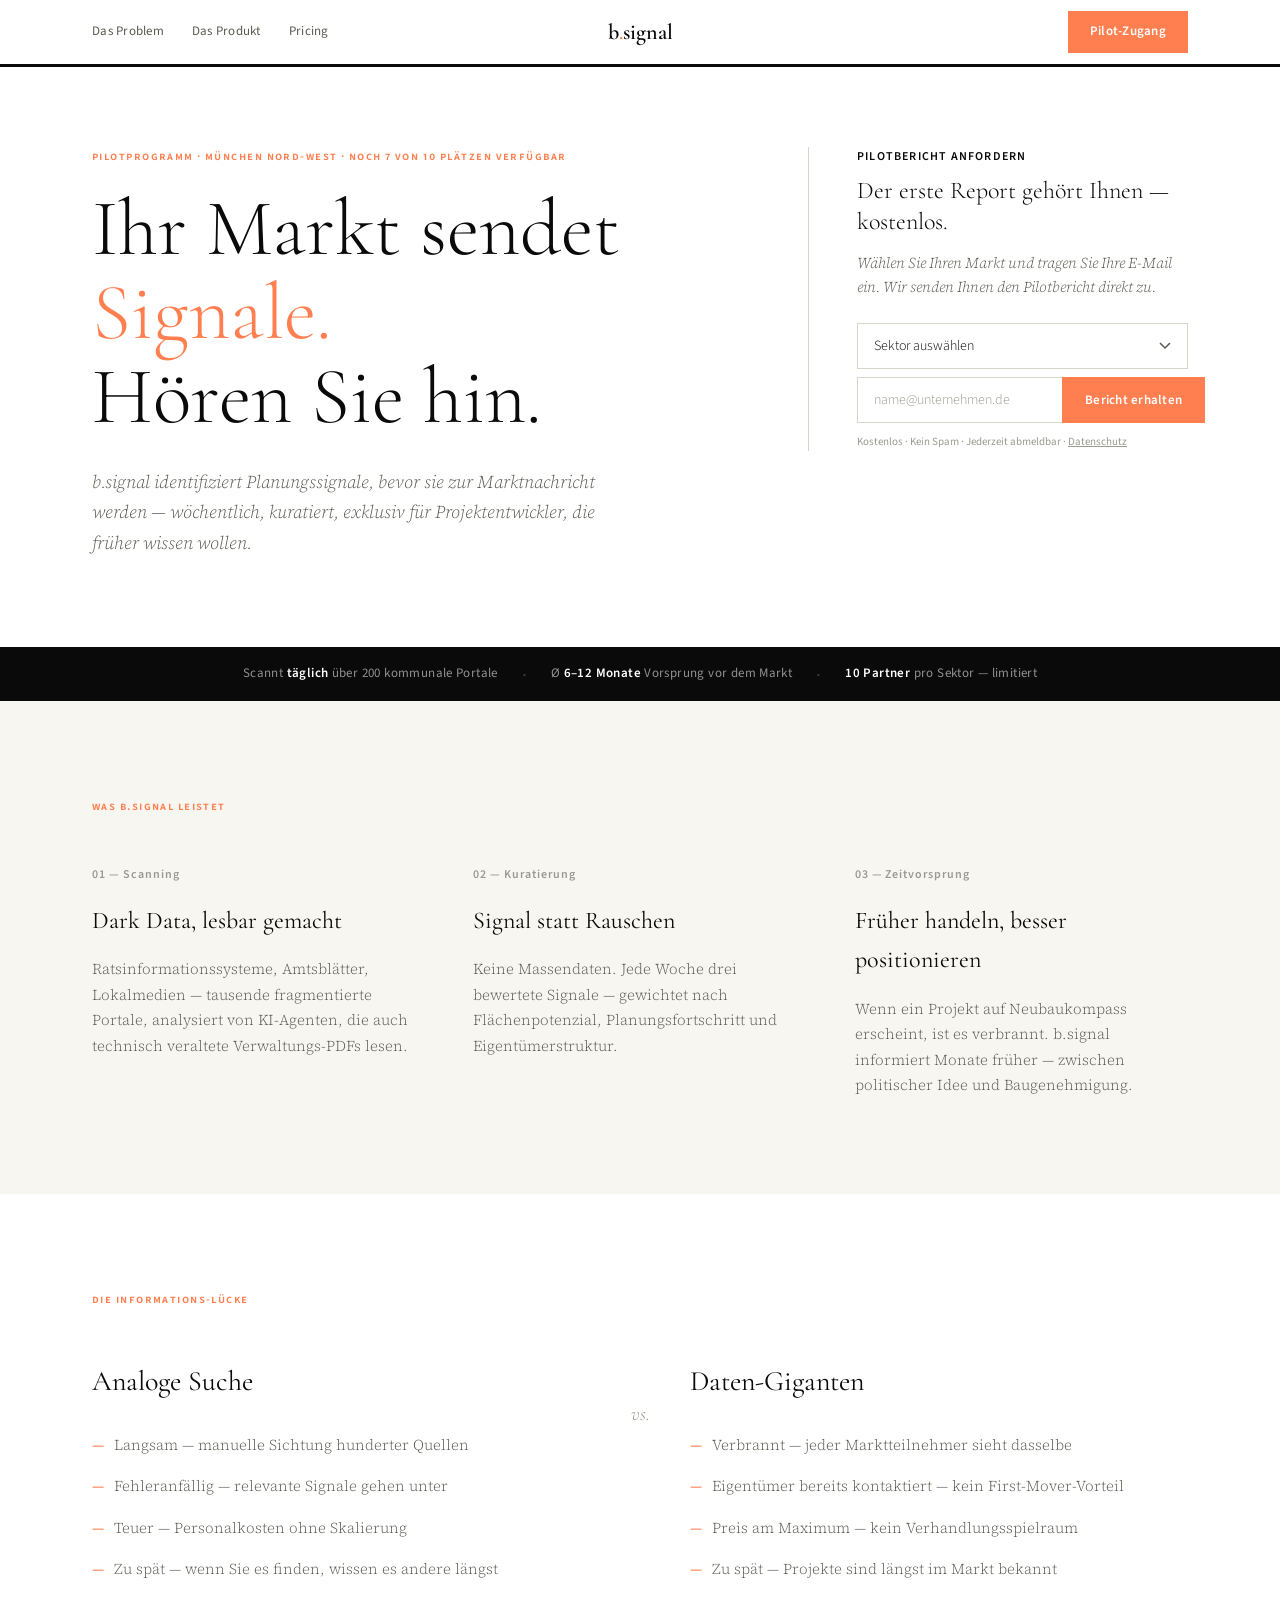
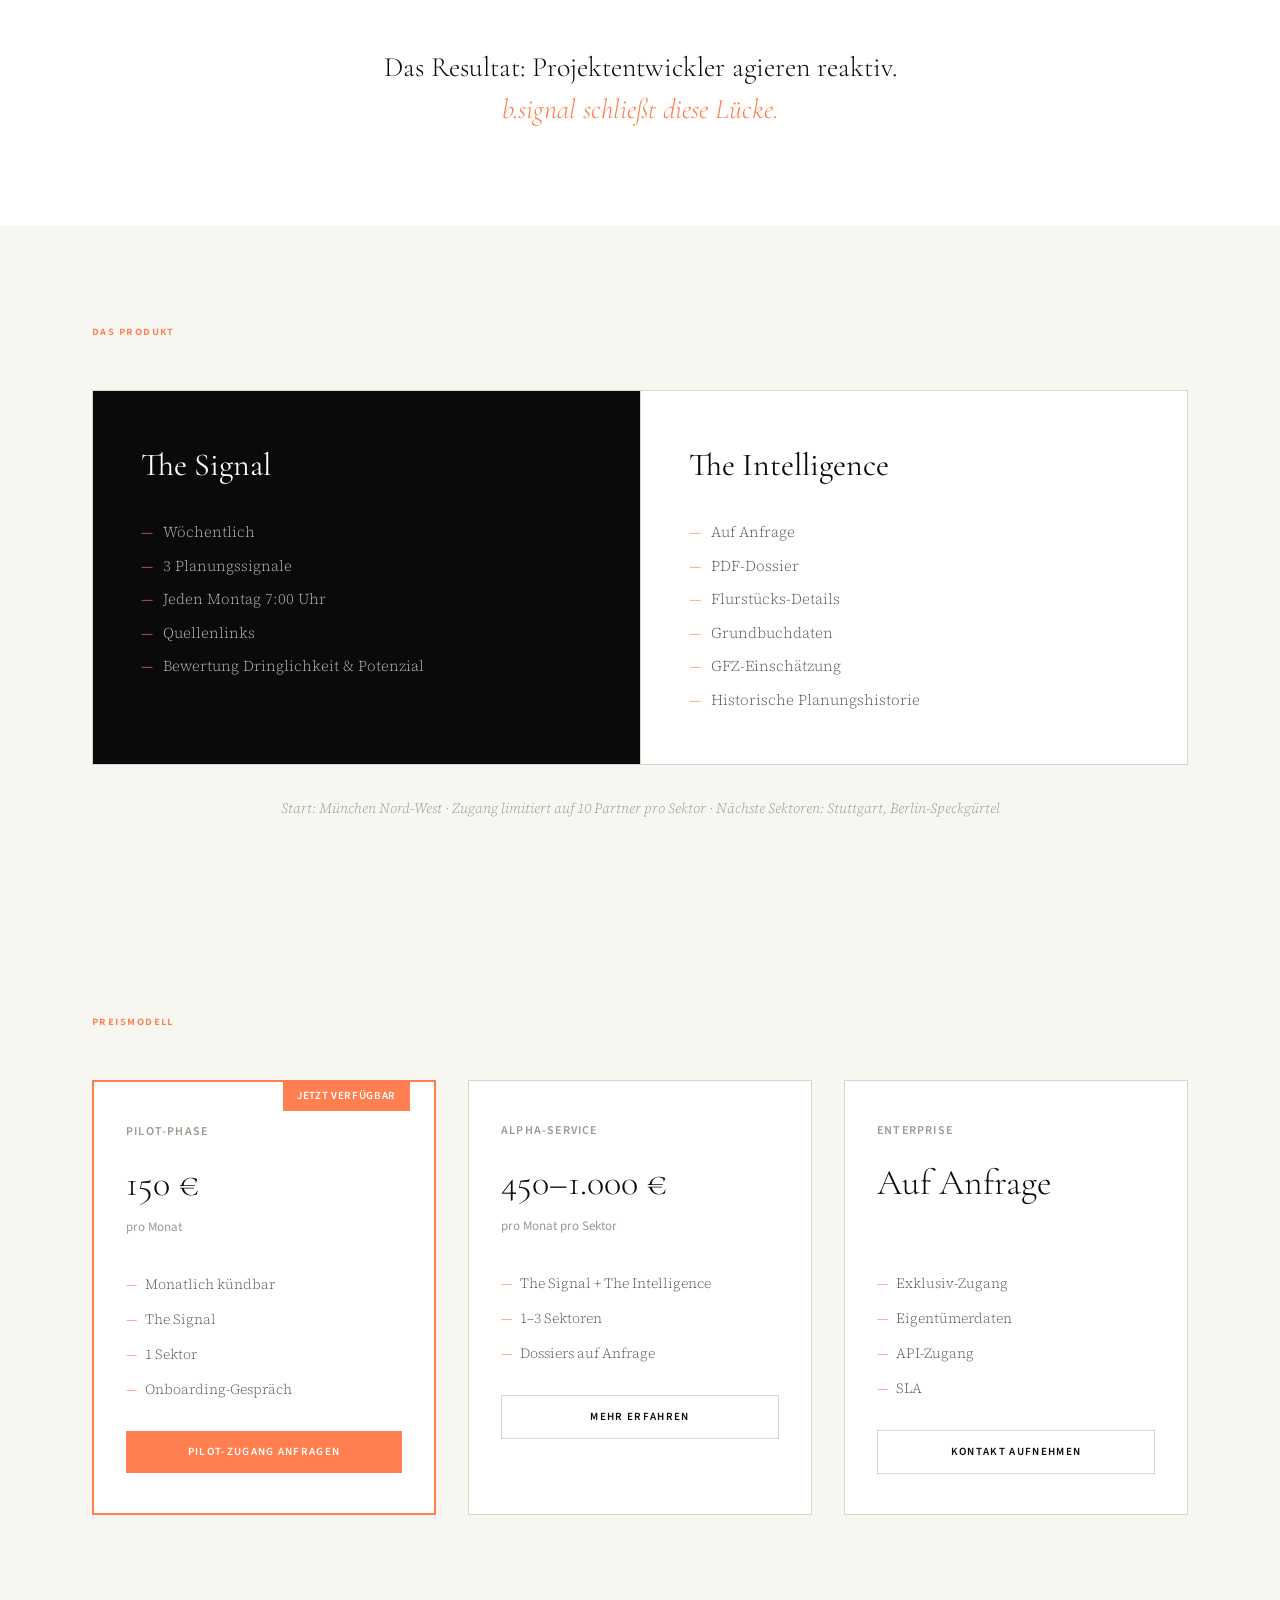
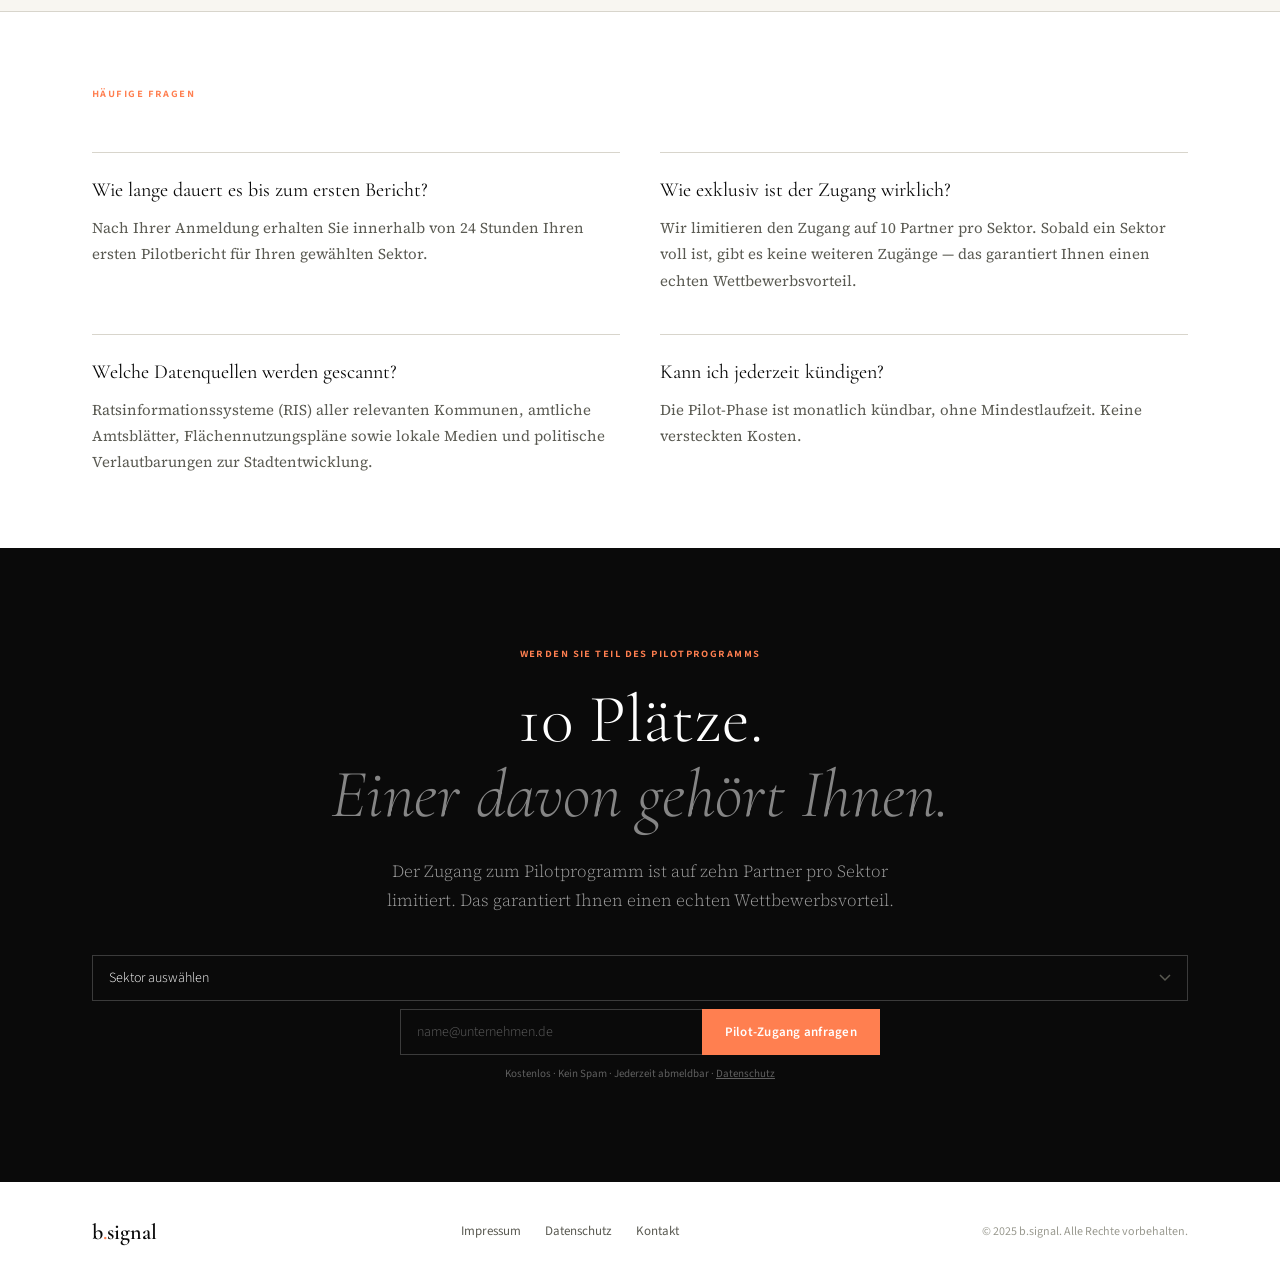
<file: index.html>
<!DOCTYPE html>
<html lang="de">
<head>
  <meta charset="UTF-8">
  <meta name="viewport" content="width=device-width, initial-scale=1.0">
  <title>b.signal — KI-gestützte Planungssignale für Projektentwickler</title>
  <meta name="description" content="b.signal scannt Ratsinformationssysteme, Amtsblätter und Lokalmedien automatisch nach Planungssignalen — bevor sie zur Marktnachricht werden. Exklusiv für Projektentwickler.">
  <link rel="canonical" href="https://fr3dm0l.github.io/b.signal/">
  <meta property="og:type" content="website">
  <meta property="og:url" content="https://fr3dm0l.github.io/b.signal/">
  <meta property="og:title" content="b.signal — Baurecht entsteht in Ausschüssen. Nicht in Portalen.">
  <meta property="og:description" content="KI-gestützter Intelligence-Dienst für Projektentwickler. Planungssignale identifizieren, bevor sie zur Marktnachricht werden.">
  <meta property="og:locale" content="de_DE">
  <meta name="twitter:card" content="summary_large_image">
  <meta name="twitter:title" content="b.signal — Planungssignale vor dem Markt">
  <meta name="twitter:description" content="KI scannt RIS, Amtsblätter und Lokalmedien. Wöchentlicher Intelligence-Report für Projektentwickler.">
  <link rel="preconnect" href="https://fonts.googleapis.com">
  <link rel="preconnect" href="https://fonts.gstatic.com" crossorigin>
  <link href="https://fonts.googleapis.com/css2?family=Cormorant+Garamond:ital,wght@0,300;0,400;0,600;1,300;1,400;1,600&family=Source+Sans+3:wght@300;400;600&family=Source+Serif+4:ital,wght@0,300;0,400;1,300;1,400&display=swap" rel="stylesheet">
  <style>
    *, *::before, *::after { margin: 0; padding: 0; box-sizing: border-box; }
    :root {
      --paper: #F8F6F1; --white: #FFFFFF; --ink: #0A0A0A;
      --muted: #5A5A52; --dim: #9A9A90; --rule: #D8D5CC;
      --coral: #FF7F50; --coral-dark: #E8663A;
    }
    html { scroll-behavior: smooth; }
    body { font-family: 'Source Serif 4', Georgia, serif; font-weight: 400; color: var(--ink); background: var(--paper); line-height: 1.65; -webkit-font-smoothing: antialiased; }
    .container { max-width: 1160px; margin: 0 auto; padding: 0 32px; }
    nav { position: sticky; top: 0; z-index: 100; background: var(--white); border-bottom: 3px solid var(--ink); }
    .nav-inner { display: flex; align-items: center; height: 64px; max-width: 1160px; margin: 0 auto; padding: 0 32px; }
    .nav-left, .nav-right { flex: 1; display: flex; align-items: center; }
    .nav-left { justify-content: flex-start; gap: 28px; }
    .nav-right { justify-content: flex-end; }
    .nav-left a { font-family: 'Source Sans 3', sans-serif; font-size: 13px; font-weight: 400; color: var(--muted); text-decoration: none; letter-spacing: 0.02em; transition: color 0.2s; }
    .nav-left a:hover { color: var(--ink); }
    .logo { font-family: 'Cormorant Garamond', serif; font-weight: 600; font-size: 22px; color: var(--ink); text-decoration: none; white-space: nowrap; }
    .logo .dot { color: var(--coral); }
    .btn-coral { font-family: 'Source Sans 3', sans-serif; font-size: 13px; font-weight: 600; color: var(--white); background: var(--coral); border: none; padding: 10px 22px; cursor: pointer; letter-spacing: 0.02em; transition: background 0.2s; text-decoration: none; display: inline-block; }
    .btn-coral:hover { background: var(--coral-dark); }
    .hero { background: var(--white); padding: 80px 0 88px; }
    .hero-grid { display: grid; grid-template-columns: 1fr 380px; gap: 0; align-items: start; }
    .hero-left { padding-right: 56px; }
    .eyebrow { font-family: 'Source Sans 3', sans-serif; font-size: 12px; font-weight: 600; color: var(--coral); text-transform: uppercase; letter-spacing: 0.12em; margin-bottom: 20px; font-variant: all-small-caps; }
    .hero-headline { font-family: 'Cormorant Garamond', serif; font-size: 80px; font-weight: 300; line-height: 1.05; margin-bottom: 28px; color: var(--ink); }
    .hero-headline .coral { color: var(--coral); }
    .hero-deck { font-family: 'Source Serif 4', serif; font-style: italic; font-weight: 300; font-size: 18px; line-height: 1.7; color: var(--muted); max-width: 540px; }
    .hero-right { border-left: 1px solid var(--rule); padding-left: 48px; }
    .hero-right .form-label { font-family: 'Source Sans 3', sans-serif; font-size: 12px; font-weight: 600; text-transform: uppercase; letter-spacing: 0.1em; color: var(--ink); margin-bottom: 8px; }
    .hero-right .form-sub { font-family: 'Cormorant Garamond', serif; font-size: 24px; font-weight: 300; line-height: 1.3; margin-bottom: 14px; color: var(--ink); }
    .hero-right .form-desc { font-family: 'Source Serif 4', serif; font-style: italic; font-weight: 300; font-size: 15px; line-height: 1.6; color: var(--muted); margin-bottom: 24px; }
    .form-select {
      width: 100%; font-family: 'Source Sans 3', sans-serif; font-size: 14px; font-weight: 300;
      padding: 12px 16px; border: 1px solid var(--rule); background: var(--white); color: var(--ink);
      outline: none; cursor: pointer; appearance: none; margin-bottom: 8px;
      background-image: url("data:image/svg+xml,%3Csvg xmlns='http://www.w3.org/2000/svg' width='12' height='8' viewBox='0 0 12 8'%3E%3Cpath d='M1 1l5 5 5-5' stroke='%235A5A52' stroke-width='1.5' fill='none'/%3E%3C/svg%3E");
      background-repeat: no-repeat; background-position: right 16px center; transition: border-color 0.2s;
    }
    .form-select:focus { border-color: var(--ink); }
    .cta .form-select { background-color: transparent; border-color: rgba(255,255,255,0.2); color: var(--white); }
    .cta .form-select option { background: #1a1a1a; color: var(--white); }
    .form-row { display: flex; gap: 0; }
    .form-row input[type="email"] { flex: 1; font-family: 'Source Sans 3', sans-serif; font-size: 14px; font-weight: 300; padding: 12px 16px; border: 1px solid var(--rule); border-right: none; background: var(--white); color: var(--ink); outline: none; transition: border-color 0.2s; }
    .form-row input[type="email"]::placeholder { color: var(--dim); }
    .form-row input[type="email"]:focus { border-color: var(--ink); }
    .form-row .btn-coral { white-space: nowrap; border: 1px solid var(--coral); flex-shrink: 0; }
    .form-row .btn-coral .spinner { display: none; width: 14px; height: 14px; border: 2px solid rgba(255,255,255,0.3); border-top-color: var(--white); border-radius: 50%; animation: spin 0.6s linear infinite; }
    .form-row .btn-coral.loading .btn-text { display: none; }
    .form-row .btn-coral.loading .spinner { display: inline-block; }
    .form-row .btn-coral.loading { pointer-events: none; opacity: 0.8; }
    @keyframes spin { to { transform: rotate(360deg); } }
    .form-hint { font-family: 'Source Sans 3', sans-serif; font-size: 11px; color: var(--dim); margin-top: 10px; }
    .form-success { display: none; padding: 16px 20px; background: #f0f7f0; border: 1px solid #c0d8c0; font-family: 'Source Sans 3', sans-serif; font-size: 14px; color: var(--ink); }
    .form-error { display: none; font-family: 'Source Sans 3', sans-serif; font-size: 13px; color: var(--coral); margin-top: 8px; }
    .section-tag { font-family: 'Source Sans 3', sans-serif; font-size: 12px; font-weight: 600; color: var(--coral); text-transform: uppercase; letter-spacing: 0.12em; margin-bottom: 48px; font-variant: all-small-caps; }
    section { padding: 96px 0; }
    .features { background: var(--paper); }
    .features-grid { display: grid; grid-template-columns: repeat(3, 1fr); gap: 48px; }
    .feature-num { font-family: 'Source Sans 3', sans-serif; font-size: 12px; font-weight: 600; color: var(--dim); letter-spacing: 0.08em; margin-bottom: 16px; }
    .feature-title { font-family: 'Cormorant Garamond', serif; font-size: 24px; font-weight: 400; margin-bottom: 6px; color: var(--ink); }
    .feature-subtitle { font-family: 'Source Serif 4', serif; font-style: italic; font-weight: 300; font-size: 15px; color: var(--coral); margin-bottom: 16px; }
    .feature-text { font-family: 'Source Serif 4', serif; font-weight: 300; font-size: 15px; line-height: 1.7; color: var(--muted); }
    .problem { background: var(--white); }
    .problem-grid { display: grid; grid-template-columns: 1fr auto 1fr; gap: 40px; align-items: start; margin-bottom: 56px; }
    .problem-vs { font-family: 'Cormorant Garamond', serif; font-size: 20px; font-weight: 300; font-style: italic; color: var(--dim); padding-top: 40px; }
    .problem-card-title { font-family: 'Cormorant Garamond', serif; font-size: 28px; font-weight: 400; margin-bottom: 20px; color: var(--ink); }
    .problem-item { font-family: 'Source Serif 4', serif; font-weight: 300; font-size: 15px; line-height: 1.7; color: var(--muted); padding: 8px 0; }
    .problem-item::before { content: "—"; color: var(--coral); margin-right: 10px; font-weight: 400; }
    .problem-conclusion { text-align: center; font-family: 'Cormorant Garamond', serif; font-size: 28px; font-weight: 300; line-height: 1.5; color: var(--ink); max-width: 700px; margin: 0 auto; }
    .problem-conclusion em { font-style: italic; color: var(--coral); }
    .produkt { background: var(--paper); }
    .produkt-grid { display: grid; grid-template-columns: 1fr 1fr; border: 1px solid var(--rule); }
    .produkt-card { padding: 48px; }
    .produkt-card.dark { background: var(--ink); color: var(--white); }
    .produkt-card.light { background: var(--white); border-left: 1px solid var(--rule); }
    .produkt-card-title { font-family: 'Cormorant Garamond', serif; font-size: 32px; font-weight: 400; margin-bottom: 24px; }
    .produkt-detail { font-family: 'Source Serif 4', serif; font-weight: 300; font-size: 15px; line-height: 1.7; padding: 4px 0; }
    .produkt-card.dark .produkt-detail { color: rgba(255,255,255,0.7); }
    .produkt-card.light .produkt-detail { color: var(--muted); }
    .produkt-detail::before { content: "—"; color: var(--coral); margin-right: 10px; }
    .produkt-footnote { text-align: center; font-family: 'Source Serif 4', serif; font-style: italic; font-weight: 300; font-size: 14px; color: var(--dim); margin-top: 32px; }
    .pricing { background: var(--paper); }
    .pricing-grid { display: grid; grid-template-columns: repeat(3, 1fr); gap: 32px; }
    .pricing-card { background: var(--white); border: 1px solid var(--rule); padding: 40px 32px; position: relative; }
    .pricing-card.featured { border: 2px solid var(--coral); }
    .pricing-badge { position: absolute; top: -1px; right: 24px; background: var(--coral); color: var(--white); font-family: 'Source Sans 3', sans-serif; font-size: 11px; font-weight: 600; letter-spacing: 0.06em; padding: 6px 14px; text-transform: uppercase; }
    .pricing-name { font-family: 'Source Sans 3', sans-serif; font-size: 12px; font-weight: 600; text-transform: uppercase; letter-spacing: 0.1em; color: var(--dim); margin-bottom: 12px; }
    .pricing-price { font-family: 'Cormorant Garamond', serif; font-size: 36px; font-weight: 300; color: var(--ink); margin-bottom: 4px; }
    .pricing-unit { font-family: 'Source Sans 3', sans-serif; font-size: 13px; color: var(--dim); margin-bottom: 28px; }
    .pricing-feature { font-family: 'Source Serif 4', serif; font-weight: 300; font-size: 14px; color: var(--muted); padding: 6px 0; }
    .pricing-feature::before { content: "—"; color: var(--coral); margin-right: 8px; }
    .cta { background: var(--ink); color: var(--white); text-align: center; }
    .cta .eyebrow { color: var(--coral); }
    .cta-headline { font-family: 'Cormorant Garamond', serif; font-size: 68px; font-weight: 300; line-height: 1.1; margin-bottom: 24px; color: var(--white); }
    .cta-headline em { font-style: italic; opacity: 0.5; }
    .cta-deck { font-family: 'Source Serif 4', serif; font-weight: 300; font-size: 17px; line-height: 1.7; color: rgba(255,255,255,0.6); max-width: 560px; margin: 0 auto 40px; }
    .cta .form-row { max-width: 480px; margin: 0 auto; }
    .cta .form-select-wrap { max-width: 480px; margin: 0 auto 0; }
    .cta .form-row input[type="email"] { background: transparent; border-color: rgba(255,255,255,0.2); color: var(--white); }
    .cta .form-row input[type="email"]::placeholder { color: rgba(255,255,255,0.35); }
    .cta .form-row input[type="email"]:focus { border-color: rgba(255,255,255,0.5); }
    .cta .form-hint { color: rgba(255,255,255,0.35); text-align: center; }
    .cta .form-error { text-align: center; }
    .cta .form-success { background: rgba(255,255,255,0.08); border-color: rgba(255,255,255,0.15); color: var(--white); max-width: 480px; margin: 0 auto; }
    footer { background: var(--white); border-top: 3px solid var(--ink); padding: 32px 0; }
    .footer-inner { display: flex; align-items: center; justify-content: space-between; }
    .footer-links { display: flex; gap: 24px; }
    .footer-links a { font-family: 'Source Sans 3', sans-serif; font-size: 13px; color: var(--muted); text-decoration: none; transition: color 0.2s; }
    .footer-links a:hover { color: var(--ink); }
    .footer-copy { font-family: 'Source Sans 3', sans-serif; font-size: 12px; color: var(--dim); }
    .social-proof-bar { background: var(--ink); padding: 14px 48px; display: flex; justify-content: center; align-items: center; gap: 24px; flex-wrap: wrap; }
    .sp-item { font-family: 'Source Sans 3', sans-serif; font-size: 13px; color: rgba(255,255,255,0.55); letter-spacing: 0.03em; }
    .sp-item strong { color: white; font-weight: 600; }
    .sp-divider { color: rgba(255,255,255,0.2); }
    .price-cta { display: block; margin-top: 24px; padding: 12px; background: var(--coral); color: white; text-align: center; font-family: 'Source Sans 3', sans-serif; font-size: 11px; font-weight: 600; letter-spacing: 0.12em; text-transform: uppercase; text-decoration: none; transition: background 0.15s; }
    .price-cta:hover { background: var(--coral-dark); }
    .price-cta-ghost { background: transparent; color: var(--ink); border: 1px solid var(--rule); }
    .price-cta-ghost:hover { background: var(--paper); }
    .faq-wrap { padding: 72px 48px; background: var(--white); border-top: 1px solid var(--rule); }
    .faq-grid { display: grid; grid-template-columns: 1fr 1fr; gap: 40px; margin-top: 48px; }
    .faq-item { border-top: 1px solid var(--rule); padding-top: 24px; }
    .faq-item h3 { font-family: 'Cormorant Garamond', serif; font-size: 20px; font-weight: 400; margin-bottom: 12px; line-height: 1.3; }
    .faq-item p { font-family: 'Source Serif 4', serif; font-size: 15px; line-height: 1.75; color: var(--muted); }
    .reveal { opacity: 0; transform: translateY(16px); transition: opacity 0.6s ease, transform 0.6s ease; }
    .reveal.visible { opacity: 1; transform: translateY(0); }
    @media (max-width: 900px) {
      .hero-grid { grid-template-columns: 1fr; }
      .hero-left { padding-right: 0; margin-bottom: 48px; }
      .hero-right { border-left: none; padding-left: 0; border-top: 1px solid var(--rule); padding-top: 40px; }
      .hero-headline { font-size: 52px; }
      .features-grid { grid-template-columns: 1fr; gap: 40px; }
      .problem-grid { grid-template-columns: 1fr; }
      .problem-vs { display: none; }
      .produkt-grid { grid-template-columns: 1fr; }
      .produkt-card.light { border-left: none; border-top: 1px solid var(--rule); }
      .pricing-grid { grid-template-columns: 1fr; max-width: 400px; margin: 0 auto; }
      .faq-grid { grid-template-columns: 1fr; }
      .faq-wrap { padding: 52px 24px; }
      .cta-headline { font-size: 44px; }
      .footer-inner { flex-direction: column; gap: 16px; text-align: center; }
    }
    @media (max-width: 600px) {
      .nav-left { display: none; }
      .nav-right { flex: 1; justify-content: flex-end; }
      .hero-headline { font-size: 40px; }
      .cta-headline { font-size: 36px; }
      section { padding: 64px 0; }
      .container { padding: 0 20px; }
      .nav-inner { padding: 0 20px; }
    }
  </style>
</head>
<body>
  <nav>
    <div class="nav-inner">
      <div class="nav-left">
        <a href="#problem">Das Problem</a>
        <a href="#produkt">Das Produkt</a>
        <a href="#pricing">Pricing</a>
      </div>
      <a href="#" class="logo">b<span class="dot">.</span>signal</a>
      <div class="nav-right">
        <a href="#cta" class="btn-coral">Pilot-Zugang</a>
      </div>
    </div>
  </nav>

  <section class="hero">
    <div class="container">
      <div class="hero-grid">
        <div class="hero-left reveal">
          <div class="eyebrow">Pilotprogramm · München Nord-West · Noch 7 von 10 Plätzen verfügbar</div>
          <h1 class="hero-headline">Ihr Markt sendet<br><span class="coral">Signale.</span><br>Hören Sie hin.</h1>
          <p class="hero-deck">b.signal identifiziert Planungssignale, bevor sie zur Marktnachricht werden — wöchentlich, kuratiert, exklusiv für Projektentwickler, die früher wissen wollen.</p>
        </div>
        <div class="hero-right reveal">
          <div class="form-label">Pilotbericht anfordern</div>
          <div class="form-sub">Der erste Report gehört Ihnen — kostenlos.</div>
          <p class="form-desc">Wählen Sie Ihren Markt und tragen Sie Ihre E-Mail ein. Wir senden Ihnen den Pilotbericht direkt zu.</p>
          <form id="heroForm" onsubmit="return handleSubmit(event, 'hero')">
            <select class="form-select" id="heroSektor" required>
              <option value="" disabled selected>Sektor auswählen</option>
              <option value="München Nord-West">München Nord-West — Pilot (verfügbar)</option>
              <option value="Stuttgart" disabled>Stuttgart — demnächst</option>
              <option value="Berlin-Speckgürtel" disabled>Berlin-Speckgürtel — demnächst</option>
            </select>
            <div class="form-row">
              <input type="email" placeholder="name@unternehmen.de" required>
              <button type="submit" class="btn-coral">
                <span class="btn-text">Bericht erhalten</span>
                <span class="spinner"></span>
              </button>
            </div>
            <div class="form-hint">Kostenlos · Kein Spam · Jederzeit abmeldbar · <a href='#' style='color:inherit'>Datenschutz</a></div>
            <div class="form-error"></div>
          </form>
          <div class="form-success">Vielen Dank. Ihr Pilotbericht wird Ihnen in Kürze zugestellt.</div>
        </div>
      </div>
    </div>
  </section>

  <div class="social-proof-bar">
    <span class="sp-item">Scannt <strong>täglich</strong> über 200 kommunale Portale</span>
    <span class="sp-divider">·</span>
    <span class="sp-item">Ø <strong>6–12 Monate</strong> Vorsprung vor dem Markt</span>
    <span class="sp-divider">·</span>
    <span class="sp-item"><strong>10 Partner</strong> pro Sektor — limitiert</span>
  </div>

  <section class="features">
    <div class="container">
      <div class="section-tag reveal">Was b.signal leistet</div>
      <div class="features-grid">
        <div class="reveal">
          <div class="feature-num">01 — Scanning</div>
          <div class="feature-title">Dark Data, lesbar gemacht</div>
          <div class="feature-subtitle"></div>
          <p class="feature-text">Ratsinformationssysteme, Amtsblätter, Lokalmedien — tausende fragmentierte Portale, analysiert von KI-Agenten, die auch technisch veraltete Verwaltungs-PDFs lesen.</p>
        </div>
        <div class="reveal">
          <div class="feature-num">02 — Kuratierung</div>
          <div class="feature-title">Signal statt Rauschen</div>
          <div class="feature-subtitle"></div>
          <p class="feature-text">Keine Massendaten. Jede Woche drei bewertete Signale — gewichtet nach Flächenpotenzial, Planungsfortschritt und Eigentümerstruktur.</p>
        </div>
        <div class="reveal">
          <div class="feature-num">03 — Zeitvorsprung</div>
          <div class="feature-title">Früher handeln, besser positionieren</div>
          <div class="feature-subtitle"></div>
          <p class="feature-text">Wenn ein Projekt auf Neubaukompass erscheint, ist es verbrannt. b.signal informiert Monate früher — zwischen politischer Idee und Baugenehmigung.</p>
        </div>
      </div>
    </div>
  </section>

  <section class="problem" id="problem">
    <div class="container">
      <div class="section-tag reveal">Die Informations-Lücke</div>
      <div class="problem-grid reveal">
        <div>
          <div class="problem-card-title">Analoge Suche</div>
          <div class="problem-item">Langsam — manuelle Sichtung hunderter Quellen</div>
          <div class="problem-item">Fehleranfällig — relevante Signale gehen unter</div>
          <div class="problem-item">Teuer — Personalkosten ohne Skalierung</div>
          <div class="problem-item">Zu spät — wenn Sie es finden, wissen es andere längst</div>
        </div>
        <div class="problem-vs">vs.</div>
        <div>
          <div class="problem-card-title">Daten-Giganten</div>
          <div class="problem-item">Verbrannt — jeder Marktteilnehmer sieht dasselbe</div>
          <div class="problem-item">Eigentümer bereits kontaktiert — kein First-Mover-Vorteil</div>
          <div class="problem-item">Preis am Maximum — kein Verhandlungsspielraum</div>
          <div class="problem-item">Zu spät — Projekte sind längst im Markt bekannt</div>
        </div>
      </div>
      <div class="problem-conclusion reveal">
        Das Resultat: Projektentwickler agieren reaktiv.<br>
        <em>b.signal schließt diese Lücke.</em>
      </div>
    </div>
  </section>

  <section class="produkt" id="produkt">
    <div class="container">
      <div class="section-tag reveal">Das Produkt</div>
      <div class="produkt-grid reveal">
        <div class="produkt-card dark">
          <div class="produkt-card-title">The Signal</div>
          <div class="produkt-detail">Wöchentlich</div>
          <div class="produkt-detail">3 Planungssignale</div>
          <div class="produkt-detail">Jeden Montag 7:00 Uhr</div>
          <div class="produkt-detail">Quellenlinks</div>
          <div class="produkt-detail">Bewertung Dringlichkeit &amp; Potenzial</div>
        </div>
        <div class="produkt-card light">
          <div class="produkt-card-title">The Intelligence</div>
          <div class="produkt-detail">Auf Anfrage</div>
          <div class="produkt-detail">PDF-Dossier</div>
          <div class="produkt-detail">Flurstücks-Details</div>
          <div class="produkt-detail">Grundbuchdaten</div>
          <div class="produkt-detail">GFZ-Einschätzung</div>
          <div class="produkt-detail">Historische Planungshistorie</div>
        </div>
      </div>
      <p class="produkt-footnote reveal">Start: München Nord-West · Zugang limitiert auf 10 Partner pro Sektor · Nächste Sektoren: Stuttgart, Berlin-Speckgürtel</p>
    </div>
  </section>

  <section class="pricing" id="pricing">
    <div class="container">
      <div class="section-tag reveal">Preismodell</div>
      <div class="pricing-grid">
        <div class="pricing-card featured reveal">
          <div class="pricing-badge">Jetzt verfügbar</div>
          <div class="pricing-name">Pilot-Phase</div>
          <div class="pricing-price">150 €</div>
          <div class="pricing-unit">pro Monat</div>
          <div class="pricing-feature">Monatlich kündbar</div>
          <div class="pricing-feature">The Signal</div>
          <div class="pricing-feature">1 Sektor</div>
          <div class="pricing-feature">Onboarding-Gespräch</div>
          <a href="#cta" class="price-cta">Pilot-Zugang anfragen</a>
        </div>
        <div class="pricing-card reveal">
          <div class="pricing-name">Alpha-Service</div>
          <div class="pricing-price">450–1.000 €</div>
          <div class="pricing-unit">pro Monat pro Sektor</div>
          <div class="pricing-feature">The Signal + The Intelligence</div>
          <div class="pricing-feature">1–3 Sektoren</div>
          <div class="pricing-feature">Dossiers auf Anfrage</div>
          <a href="#cta" class="price-cta price-cta-ghost">Mehr erfahren</a>
        </div>
        <div class="pricing-card reveal">
          <div class="pricing-name">Enterprise</div>
          <div class="pricing-price">Auf Anfrage</div>
          <div class="pricing-unit">&nbsp;</div>
          <div class="pricing-feature">Exklusiv-Zugang</div>
          <div class="pricing-feature">Eigentümerdaten</div>
          <div class="pricing-feature">API-Zugang</div>
          <div class="pricing-feature">SLA</div>
          <a href="#cta" class="price-cta price-cta-ghost">Kontakt aufnehmen</a>
        </div>
      </div>
    </div>
  </section>

  <section class="faq-wrap">
    <div class="container">
      <div class="section-tag reveal">Häufige Fragen</div>
      <div class="faq-grid reveal">
        <div class="faq-item">
          <h3>Wie lange dauert es bis zum ersten Bericht?</h3>
          <p>Nach Ihrer Anmeldung erhalten Sie innerhalb von 24 Stunden Ihren ersten Pilotbericht für Ihren gewählten Sektor.</p>
        </div>
        <div class="faq-item">
          <h3>Wie exklusiv ist der Zugang wirklich?</h3>
          <p>Wir limitieren den Zugang auf 10 Partner pro Sektor. Sobald ein Sektor voll ist, gibt es keine weiteren Zugänge — das garantiert Ihnen einen echten Wettbewerbsvorteil.</p>
        </div>
        <div class="faq-item">
          <h3>Welche Datenquellen werden gescannt?</h3>
          <p>Ratsinformationssysteme (RIS) aller relevanten Kommunen, amtliche Amtsblätter, Flächennutzungspläne sowie lokale Medien und politische Verlautbarungen zur Stadtentwicklung.</p>
        </div>
        <div class="faq-item">
          <h3>Kann ich jederzeit kündigen?</h3>
          <p>Die Pilot-Phase ist monatlich kündbar, ohne Mindestlaufzeit. Keine versteckten Kosten.</p>
        </div>
      </div>
    </div>
  </section>

  <section class="cta" id="cta">
    <div class="container">
      <div class="eyebrow reveal">Werden Sie Teil des Pilotprogramms</div>
      <h2 class="cta-headline reveal">10 Plätze.<br><em>Einer davon gehört Ihnen.</em></h2>
      <p class="cta-deck reveal">Der Zugang zum Pilotprogramm ist auf zehn Partner pro Sektor limitiert. Das garantiert Ihnen einen echten Wettbewerbsvorteil.</p>
      <div class="reveal">
        <form id="ctaForm" onsubmit="return handleSubmit(event, 'cta')">
          <div class="cta-form-select-wrap">
            <select class="form-select" id="ctaSektor" required>
              <option value="" disabled selected>Sektor auswählen</option>
              <option value="München Nord-West">München Nord-West — Pilot (verfügbar)</option>
              <option value="Stuttgart" disabled>Stuttgart — demnächst</option>
              <option value="Berlin-Speckgürtel" disabled>Berlin-Speckgürtel — demnächst</option>
            </select>
          </div>
          <div class="form-row">
            <input type="email" placeholder="name@unternehmen.de" required>
            <button type="submit" class="btn-coral">
              <span class="btn-text">Pilot-Zugang anfragen</span>
              <span class="spinner"></span>
            </button>
          </div>
          <div class="form-hint">Kostenlos · Kein Spam · Jederzeit abmeldbar · <a href='#' style='color:inherit'>Datenschutz</a></div>
          <div class="form-error"></div>
        </form>
        <div class="form-success">Vielen Dank. Ihr Pilotbericht wird Ihnen in Kürze zugestellt.</div>
      </div>
    </div>
  </section>

  <footer>
    <div class="container">
      <div class="footer-inner">
        <a href="#" class="logo">b<span class="dot">.</span>signal</a>
        <div class="footer-links">
          <a href="#">Impressum</a>
          <a href="#">Datenschutz</a>
          <a href="#">Kontakt</a>
        </div>
        <div class="footer-copy">&copy; 2025 b.signal. Alle Rechte vorbehalten.</div>
      </div>
    </div>
  </footer>

  <script>
    const observer = new IntersectionObserver((entries) => {
      entries.forEach(entry => {
        if (entry.isIntersecting) { entry.target.classList.add('visible'); observer.unobserve(entry.target); }
      });
    }, { threshold: 0.12 });
    document.querySelectorAll('.reveal').forEach(el => observer.observe(el));

    async function submitForm(email, sektor) {
      const res = await fetch('https://bsignal-worker.bsignal-fm.workers.dev/api/subscribe', {
        method: 'POST',
        headers: { 'Content-Type': 'application/json' },
        body: JSON.stringify({ email, sektor })
      });
      if (!res.ok) throw new Error('HTTP ' + res.status);
      const data = await res.json();
      if (!data.success) throw new Error(data.error || 'unknown');
    }

    async function handleSubmit(e, formId) {
      e.preventDefault();
      const form = e.target;
      const wrapper = form.parentElement;
      const input = form.querySelector('input[type="email"]');
      const selectEl = form.querySelector('.form-select');
      const btn = form.querySelector('.btn-coral');
      const errorEl = form.querySelector('.form-error');
      const successEl = wrapper.querySelector('.form-success');
      const email = input.value.trim();
      const sektor = selectEl ? selectEl.value : 'München Nord-West';
      if (!email || !sektor) return false;
      errorEl.style.display = 'none';
      btn.classList.add('loading');
      try {
        await submitForm(email, sektor);
        form.style.display = 'none';
        successEl.style.display = 'block';
      } catch (err) {
        errorEl.textContent = 'Etwas ist schiefgelaufen. Bitte versuchen Sie es erneut.';
        errorEl.style.display = 'block';
      } finally {
        btn.classList.remove('loading');
      }
      return false;
    }
  </script>
</body>
</html>
</file>
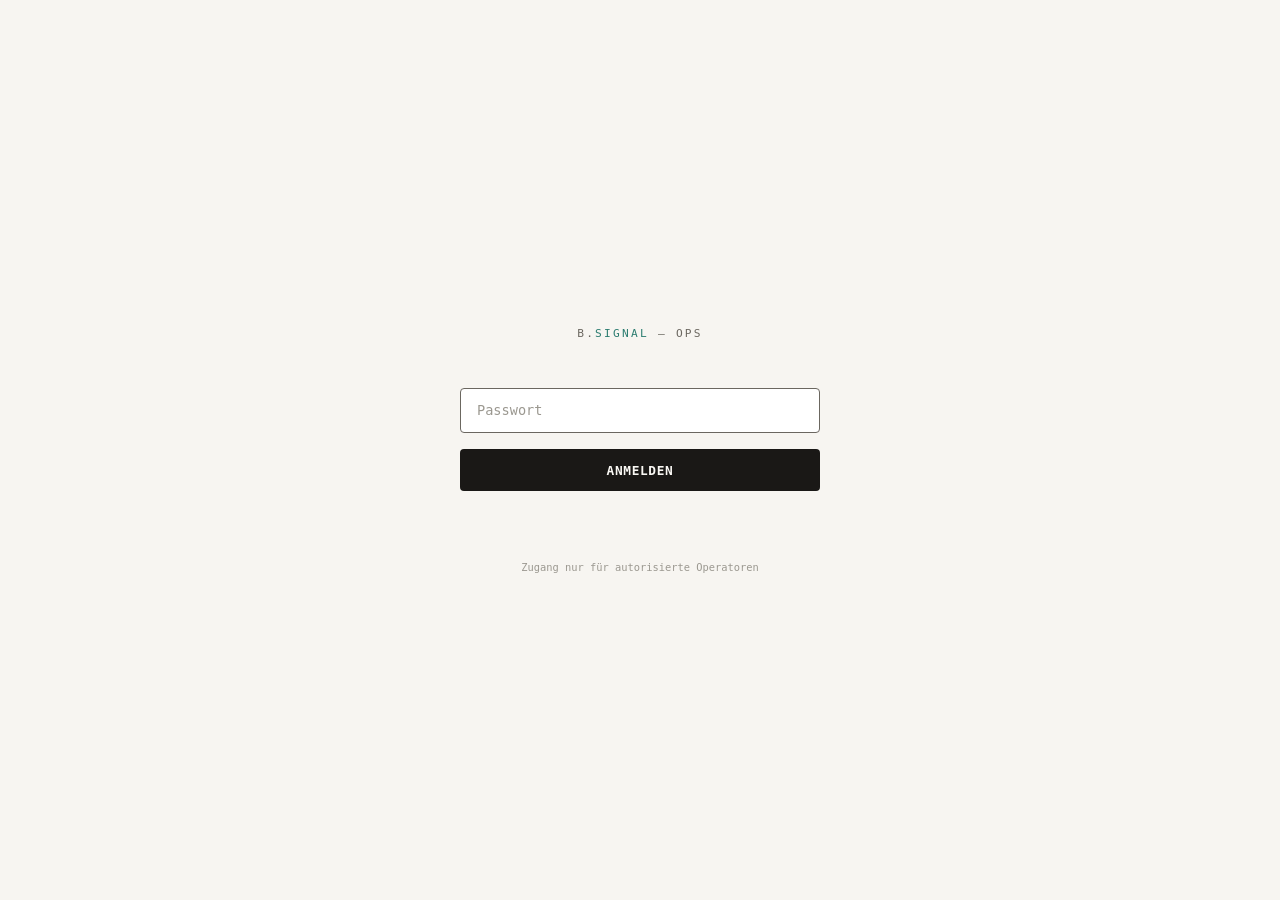
<file: ops/index.html>
<!DOCTYPE html>
<html lang="de">
<head>
<meta charset="UTF-8">
<meta name="viewport" content="width=device-width, initial-scale=1.0">
<title>b.signal — ops</title>
<meta name="robots" content="noindex, nofollow">
<style>
  :root {
    --bg: #F7F5F1;
    --surface: #EFECE6;
    --surface-2: #E8E4DD;
    --surface-3: #DDD9D0;
    --border: #D5D0C8;
    --border-hover: #C0BAB0;
    --text: #1A1816;
    --text-muted: #6B6760;
    --text-dim: #9B9890;
    --accent: #1A1816;
    --green: #2A7B6F;
    --green-dim: rgba(42, 123, 111, 0.1);
    --amber: #B8860B;
    --amber-dim: rgba(184, 134, 11, 0.1);
    --red: #C43030;
    --red-dim: rgba(196, 48, 48, 0.08);
    --coral: #FF7F50;
    --coral-dim: rgba(255, 127, 80, 0.1);
    --mono: 'SF Mono', 'Fira Code', 'Cascadia Code', monospace;
    --sans: -apple-system, BlinkMacSystemFont, sans-serif;
    --radius: 4px;
  }
  * { margin: 0; padding: 0; box-sizing: border-box; }
  body { font-family: var(--mono); background: var(--bg); color: var(--text); min-height: 100vh; -webkit-font-smoothing: antialiased; }

  /* AUTH */
  #auth-gate { display: flex; align-items: center; justify-content: center; min-height: 100vh; padding: 2rem; }
  .auth-box { width: 100%; max-width: 360px; text-align: center; }
  .auth-logo { font-size: 0.7rem; letter-spacing: 0.2em; text-transform: uppercase; color: var(--text-muted); margin-bottom: 3rem; }
  .auth-logo span { color: var(--green); }
  .auth-input-wrap { margin-bottom: 1rem; }
  .auth-input-wrap input { width: 100%; padding: 0.85rem 1rem; background: white; border: 1px solid var(--border); border-radius: var(--radius); color: var(--text); font-family: var(--mono); font-size: 0.85rem; outline: none; transition: border-color 0.2s; }
  .auth-input-wrap input:focus { border-color: var(--text-muted); }
  .auth-input-wrap input::placeholder { color: var(--text-dim); }
  .auth-btn { width: 100%; padding: 0.85rem; background: var(--accent); color: #FAF8F4; border: none; border-radius: var(--radius); font-family: var(--mono); font-size: 0.8rem; font-weight: 600; letter-spacing: 0.05em; cursor: pointer; transition: opacity 0.2s; }
  .auth-btn:hover { opacity: 0.85; }
  .auth-error { margin-top: 1rem; font-size: 0.75rem; color: var(--red); opacity: 0; transition: opacity 0.3s; }
  .auth-error.visible { opacity: 1; }
  .auth-hint { margin-top: 2.5rem; font-size: 0.65rem; color: var(--text-dim); }

  /* APP SHELL */
  #app-shell { display: none; min-height: 100vh; }
  #app-shell.active { display: flex; flex-direction: column; }

  /* TOPBAR */
  .topbar { display: flex; align-items: center; justify-content: space-between; padding: 0 1.5rem; height: 48px; border-bottom: 1px solid var(--border); background: var(--surface); flex-shrink: 0; }
  .topbar-left { display: flex; align-items: center; gap: 1.5rem; }
  .topbar-brand { font-size: 0.7rem; letter-spacing: 0.15em; text-transform: uppercase; color: var(--text-muted); }
  .topbar-brand span { color: var(--green); }
  .topbar-env { font-size: 0.6rem; padding: 0.2rem 0.5rem; background: var(--green-dim); color: var(--green); border-radius: 3px; letter-spacing: 0.08em; text-transform: uppercase; }
  .sector-select { font-family: var(--mono); font-size: 0.65rem; padding: 0.3rem 0.5rem; border: 1px solid var(--border); border-radius: 3px; background: white; color: var(--text-muted); cursor: pointer; outline: none; }
  .sector-select:focus { border-color: var(--green); }
  .sector-status { font-size: 0.55rem; padding: 0.15rem 0.4rem; border-radius: 2px; letter-spacing: 0.05em; text-transform: uppercase; font-weight: 600; }
  .sector-status.active { background: var(--green-dim); color: var(--green); }
  .sector-status.planned { background: var(--amber-dim); color: var(--amber); }
  .topbar-actions { display: flex; align-items: center; gap: 0.5rem; }
  .qa-btn { font-size: 0.65rem; font-family: var(--mono); padding: 0.3rem 0.7rem; border: 1px solid var(--border); border-radius: 3px; background: white; color: var(--text-muted); cursor: pointer; text-decoration: none; transition: all 0.15s; display: flex; align-items: center; gap: 0.35rem; }
  .qa-btn:hover { border-color: var(--green); color: var(--green); background: var(--green-dim); }
  .topbar-right { display: flex; align-items: center; gap: 1rem; }
  .topbar-time { font-size: 0.7rem; color: var(--text-dim); }
  .topbar-logout { font-size: 0.65rem; color: var(--text-dim); cursor: pointer; padding: 0.3rem 0.6rem; border: 1px solid var(--border); border-radius: 3px; background: none; font-family: var(--mono); transition: all 0.2s; }
  .topbar-logout:hover { color: var(--red); border-color: var(--red); }

  /* LAYOUT */
  .layout { display: flex; flex: 1; min-height: calc(100vh - 48px); }

  /* SIDEBAR */
  .sidebar { width: 220px; background: var(--surface); border-right: 1px solid var(--border); padding: 1.5rem 0; flex-shrink: 0; display: flex; flex-direction: column; justify-content: space-between; }
  .nav-section-label { font-size: 0.55rem; letter-spacing: 0.2em; text-transform: uppercase; color: var(--text-dim); padding: 0 1.25rem; margin-bottom: 0.75rem; }
  .nav-item { display: flex; align-items: center; gap: 0.7rem; padding: 0.6rem 1.25rem; font-size: 0.78rem; color: var(--text-muted); cursor: pointer; transition: all 0.15s; border-left: 2px solid transparent; }
  .nav-item:hover { color: var(--text); background: var(--surface-2); }
  .nav-item.active { color: var(--accent); background: var(--surface-2); border-left-color: var(--green); }
  .nav-item.disabled { color: var(--text-dim); cursor: not-allowed; opacity: 0.5; }
  .nav-item.disabled:hover { background: none; color: var(--text-dim); }
  .nav-icon { font-size: 0.85rem; width: 1.2rem; text-align: center; flex-shrink: 0; }
  .nav-badge { margin-left: auto; font-size: 0.55rem; padding: 0.1rem 0.4rem; border-radius: 3px; letter-spacing: 0.05em; text-transform: uppercase; }
  .nav-badge.soon { background: var(--surface-3); color: var(--text-dim); }
  .nav-badge.live { background: var(--green-dim); color: var(--green); }

  /* KW PROGRESS */
  .kw-progress { margin: 1.5rem 1.25rem 0; padding-top: 1rem; border-top: 1px solid var(--border); }
  .kw-progress-label { font-size: 0.6rem; color: var(--text-dim); margin-bottom: 0.5rem; display: flex; justify-content: space-between; }
  .kw-progress-count { font-weight: 600; color: var(--green); }
  .kw-progress-bar { height: 4px; background: var(--surface-3); border-radius: 2px; overflow: hidden; }
  .kw-progress-fill { height: 100%; background: var(--green); border-radius: 2px; transition: width 0.4s ease; width: 0%; }
  .kw-progress-steps { margin-top: 0.6rem; font-size: 0.6rem; color: var(--text-dim); line-height: 1.8; }
  .kw-step { display: flex; align-items: center; gap: 0.4rem; cursor: pointer; }
  .kw-step:hover { color: var(--text-muted); }
  .kw-step-dot { width: 5px; height: 5px; border-radius: 50%; background: var(--surface-3); flex-shrink: 0; }
  .kw-step-dot.done { background: var(--green); }

  .sidebar-footer { padding: 1rem 1.25rem; border-top: 1px solid var(--border); }
  .sidebar-footer-text { font-size: 0.6rem; color: var(--text-dim); line-height: 1.6; }

  /* MAIN */
  .main { flex: 1; overflow-y: auto; padding: 2rem; background: var(--bg); }

  /* MODULES */
  .module-panel { display: none; }
  .module-panel.active { display: block; animation: fadeIn 0.2s ease; }
  @keyframes fadeIn { from { opacity: 0; transform: translateY(4px); } to { opacity: 1; transform: translateY(0); } }
  .module-header { margin-bottom: 2rem; padding-bottom: 1.5rem; border-bottom: 1px solid var(--border); }
  .module-title { font-size: 1.1rem; font-weight: 600; color: var(--accent); margin-bottom: 0.4rem; }
  .module-desc { font-size: 0.75rem; color: var(--text-muted); }

  /* WORKFLOW */
  .workflow-embed { width: 100%; min-height: 70vh; background: white; border: 1px solid var(--border); border-radius: var(--radius); overflow: hidden; }
  .workflow-placeholder { display: flex; flex-direction: column; align-items: center; justify-content: center; min-height: 50vh; color: var(--text-dim); gap: 1rem; }

  /* STATS */
  .stats-grid { display: grid; grid-template-columns: repeat(auto-fit, minmax(160px, 1fr)); gap: 1rem; margin-bottom: 2rem; }
  .stat-card { background: white; border: 1px solid var(--border); border-radius: var(--radius); padding: 1.2rem; }
  .stat-card-title { font-size: 0.65rem; font-weight: 600; color: var(--text-dim); text-transform: uppercase; letter-spacing: 0.08em; margin-bottom: 0.4rem; }
  .stat-card-value { font-size: 1.4rem; font-weight: 700; color: var(--accent); margin-bottom: 0.2rem; }
  .stat-card-sub { font-size: 0.6rem; color: var(--text-dim); }
  .status-dot { display: inline-block; width: 6px; height: 6px; border-radius: 50%; margin-right: 0.4rem; vertical-align: middle; }
  .status-dot.green { background: var(--green); }

  /* SIGNAL TABLE */
  .signal-table-wrap { background: white; border: 1px solid var(--border); border-radius: var(--radius); overflow: hidden; }
  .signal-table-header { display: flex; align-items: center; justify-content: space-between; padding: 0.8rem 1rem; border-bottom: 1px solid var(--border); background: var(--surface); }
  .signal-table-title { font-size: 0.7rem; font-weight: 600; color: var(--text-muted); text-transform: uppercase; letter-spacing: 0.08em; }
  .signal-table-actions { display: flex; gap: 0.5rem; }
  .st-btn { font-size: 0.6rem; font-family: var(--mono); padding: 0.25rem 0.6rem; border: 1px solid var(--border); border-radius: 3px; background: white; color: var(--text-muted); cursor: pointer; transition: all 0.15s; }
  .st-btn:hover { border-color: var(--green); color: var(--green); }
  .st-btn.primary { background: var(--green); color: white; border-color: var(--green); }
  .st-btn.primary:hover { opacity: 0.85; }
  table.signal-table { width: 100%; border-collapse: collapse; font-size: 0.75rem; }
  .signal-table th { text-align: left; padding: 0.6rem 1rem; font-size: 0.6rem; font-weight: 600; text-transform: uppercase; letter-spacing: 0.08em; color: var(--text-dim); border-bottom: 1px solid var(--border); background: var(--surface); cursor: pointer; user-select: none; }
  .signal-table th:hover { color: var(--text); }
  .signal-table td { padding: 0.7rem 1rem; border-bottom: 1px solid var(--border); color: var(--text-muted); vertical-align: top; }
  .signal-table tr:last-child td { border-bottom: none; }
  .signal-table tr:hover td { background: var(--surface); }
  .signal-table .score { font-weight: 700; text-align: center; width: 50px; }
  .score-high { color: var(--coral); }
  .score-mid { color: var(--amber); }
  .score-low { color: var(--text-dim); }
  .signal-table .title-cell { color: var(--text); font-weight: 500; }
  .signal-table .tag { display: inline-block; font-size: 0.55rem; padding: 0.1rem 0.4rem; border-radius: 2px; text-transform: uppercase; letter-spacing: 0.05em; font-weight: 600; }
  .tag-ris { background: var(--green-dim); color: var(--green); }
  .tag-media { background: #E3F2FD; color: #1565C0; }
  .tag-amtsblatt { background: var(--amber-dim); color: var(--amber); }
  .signal-empty { text-align: center; padding: 3rem; color: var(--text-dim); font-size: 0.8rem; }

  /* PLACEHOLDER MODULES */
  .placeholder-grid { display: grid; grid-template-columns: repeat(auto-fit, minmax(260px, 1fr)); gap: 1rem; margin-top: 1.5rem; }
  .placeholder-card { background: white; border: 1px solid var(--border); border-radius: var(--radius); padding: 1.5rem; }
  .placeholder-card-title { font-size: 0.75rem; font-weight: 600; color: var(--text-muted); margin-bottom: 0.5rem; }
  .placeholder-card-value { font-size: 1.5rem; font-weight: 700; color: var(--accent); margin-bottom: 0.3rem; }
  .placeholder-card-sub { font-size: 0.65rem; color: var(--text-dim); }

  /* MODAL */
  .modal-overlay { display: none; position: fixed; inset: 0; background: rgba(26,24,22,0.3); z-index: 100; align-items: center; justify-content: center; }
  .modal-overlay.active { display: flex; }
  .modal { background: white; border: 1px solid var(--border); border-radius: var(--radius); width: 90%; max-width: 520px; padding: 2rem; box-shadow: 0 8px 32px rgba(0,0,0,0.08); }
  .modal-title { font-size: 0.85rem; font-weight: 600; margin-bottom: 1.5rem; color: var(--accent); }
  .modal-field { margin-bottom: 1rem; }
  .modal-field label { display: block; font-size: 0.65rem; font-weight: 600; text-transform: uppercase; letter-spacing: 0.08em; color: var(--text-dim); margin-bottom: 0.3rem; }
  .modal-field input, .modal-field select, .modal-field textarea { width: 100%; padding: 0.6rem 0.8rem; border: 1px solid var(--border); border-radius: var(--radius); font-family: var(--mono); font-size: 0.78rem; color: var(--text); background: white; outline: none; }
  .modal-field input:focus, .modal-field select:focus, .modal-field textarea:focus { border-color: var(--text-muted); }
  .modal-field textarea { min-height: 80px; resize: vertical; }
  .modal-row { display: grid; grid-template-columns: 1fr 1fr; gap: 1rem; }
  .modal-actions { display: flex; justify-content: flex-end; gap: 0.5rem; margin-top: 1.5rem; }

  /* RESPONSIVE */
  @media (max-width: 768px) {
    .sidebar { display: none; }
    .main { padding: 1rem; }
    .topbar { padding: 0 1rem; }
    .topbar-actions { display: none; }
  }
</style>
</head>
<body>

<div id="auth-gate">
  <div class="auth-box">
    <div class="auth-logo">b.<span>signal</span> — ops</div>
    <div class="auth-input-wrap">
      <input type="password" id="auth-password" placeholder="Passwort" autofocus onkeydown="if(event.key==='Enter') attemptLogin()">
    </div>
    <button class="auth-btn" onclick="attemptLogin()">ANMELDEN</button>
    <div class="auth-error" id="auth-error">Falsches Passwort</div>
    <div class="auth-hint">Zugang nur für autorisierte Operatoren</div>
  </div>
</div>

<div id="app-shell">
  <div class="topbar">
    <div class="topbar-left">
      <div class="topbar-brand">b.<span>signal</span> ops</div>
      <select class="sector-select" id="sector-select" onchange="switchSector(this.value)"></select>
      <span class="sector-status" id="sector-status"></span>
    </div>
    <div class="topbar-actions">
      <a class="qa-btn" href="https://www.perplexity.ai/" target="_blank">🔍 Scan</a>
      <a class="qa-btn" href="https://mail.google.com/" target="_blank">✉ Mail</a>
      <a class="qa-btn" href="https://bsignal.de" target="_blank">🌐 Site</a>
    </div>
    <div class="topbar-right">
      <div class="topbar-time" id="topbar-time"></div>
      <button class="topbar-logout" onclick="logout()">logout</button>
    </div>
  </div>

  <div class="layout">
    <nav class="sidebar">
      <div>
        <div class="nav-section-label">Module</div>
        <div class="nav-item active" data-module="workflow" onclick="switchModule('workflow')">
          <span class="nav-icon">⚡</span> Workflow
          <span class="nav-badge live">live</span>
        </div>
        <div class="nav-item" data-module="signals" onclick="switchModule('signals')">
          <span class="nav-icon">📡</span> Signale
          <span class="nav-badge live">live</span>
        </div>
        <div class="nav-item disabled" data-module="users">
          <span class="nav-icon">👤</span> Nutzer
          <span class="nav-badge soon">soon</span>
        </div>
        <div class="nav-item disabled" data-module="alerts">
          <span class="nav-icon">🔔</span> Alerts
          <span class="nav-badge soon">soon</span>
        </div>

        <div class="kw-progress">
          <div class="kw-progress-label">
            <span>KW <span id="sidebar-kw"></span></span>
            <span class="kw-progress-count" id="progress-count">0/9</span>
          </div>
          <div class="kw-progress-bar"><div class="kw-progress-fill" id="progress-fill"></div></div>
          <div class="kw-progress-steps" id="progress-steps"></div>
        </div>
      </div>
      <div class="sidebar-footer">
        <div class="sidebar-footer-text">b.signal ops v0.3<br><span id="sidebar-sector-name"></span></div>
      </div>
    </nav>

    <main class="main">
      <!-- WORKFLOW -->
      <div class="module-panel active" id="module-workflow">
        <div class="module-header">
          <div class="module-title">Wöchentlicher Workflow</div>
          <div class="module-desc">Operative Checkliste — KW <span id="current-kw"></span></div>
        </div>
        <div class="workflow-embed" id="workflow-container">
          <div class="workflow-placeholder">
            <div style="font-size:2rem;opacity:0.4">📋</div>
            <div style="font-size:0.8rem;text-align:center;line-height:1.8">Workflow-HTML hier einbetten.<br>Datei als <code>ops/modules/workflow.html</code> ablegen.</div>
          </div>
        </div>
      </div>

      <!-- SIGNALE -->
      <div class="module-panel" id="module-signals">
        <div class="module-header">
          <div class="module-title">Signaldatenbank</div>
          <div class="module-desc">Erfasste Planungssignale — <span id="signals-sector-label"></span></div>
        </div>
        <div class="stats-grid">
          <div class="stat-card">
            <div class="stat-card-title">Gesamt</div>
            <div class="stat-card-value" id="signal-count-total">0</div>
            <div class="stat-card-sub">Alle Signale</div>
          </div>
          <div class="stat-card">
            <div class="stat-card-title">Diese Woche</div>
            <div class="stat-card-value" id="signal-count-week">0</div>
            <div class="stat-card-sub">KW <span class="kw-span"></span></div>
          </div>
          <div class="stat-card">
            <div class="stat-card-title">⌀ Score</div>
            <div class="stat-card-value" id="signal-avg-score">—</div>
            <div class="stat-card-sub">Durchschnitt</div>
          </div>
          <div class="stat-card">
            <div class="stat-card-title">Abdeckung</div>
            <div class="stat-card-value" id="signal-coverage-label"></div>
            <div class="stat-card-sub" id="signal-coverage-status"></div>
          </div>
        </div>
        <div class="signal-table-wrap">
          <div class="signal-table-header">
            <div class="signal-table-title">Alle Signale</div>
            <div class="signal-table-actions">
              <button class="st-btn" onclick="exportSignals()">↓ CSV</button>
              <button class="st-btn primary" onclick="openAddSignal()">+ Signal</button>
            </div>
          </div>
          <table class="signal-table">
            <thead><tr>
              <th onclick="sortSignals('score')">Score ↕</th>
              <th onclick="sortSignals('title')">Signal ↕</th>
              <th onclick="sortSignals('gemeinde')">Gemeinde ↕</th>
              <th onclick="sortSignals('quelle')">Quelle</th>
              <th onclick="sortSignals('datum')">Datum ↕</th>
              <th></th>
            </tr></thead>
            <tbody id="signal-tbody"></tbody>
          </table>
        </div>
      </div>

      <!-- NUTZER -->
      <div class="module-panel" id="module-users">
        <div class="module-header">
          <div class="module-title">Nutzerverwaltung</div>
          <div class="module-desc">Registrierte Piloten und Alpha-Partner</div>
        </div>
        <div class="placeholder-grid">
          <div class="placeholder-card"><div class="placeholder-card-title">Pilot-Partner</div><div class="placeholder-card-value">—</div><div class="placeholder-card-sub">Max. 5 pro Sektor</div></div>
          <div class="placeholder-card"><div class="placeholder-card-title">Signups</div><div class="placeholder-card-value">—</div><div class="placeholder-card-sub">Via Landing Page</div></div>
        </div>
      </div>

      <!-- ALERTS -->
      <div class="module-panel" id="module-alerts">
        <div class="module-header">
          <div class="module-title">Alert-Verwaltung</div>
          <div class="module-desc">Automatische Benachrichtigungen bei neuen Planungssignalen</div>
        </div>
        <div class="placeholder-grid">
          <div class="placeholder-card"><div class="placeholder-card-title">Aktive Alerts</div><div class="placeholder-card-value">—</div><div class="placeholder-card-sub"><span class="status-dot green"></span>Phase 3</div></div>
          <div class="placeholder-card"><div class="placeholder-card-title">Letzte Zustellung</div><div class="placeholder-card-value">—</div><div class="placeholder-card-sub">Kein Alert gesendet</div></div>
        </div>
      </div>
    </main>
  </div>
</div>

<!-- Add Signal Modal -->
<div class="modal-overlay" id="modal-add-signal">
  <div class="modal">
    <div class="modal-title">Neues Signal erfassen</div>
    <div class="modal-row">
      <div class="modal-field"><label>Score (1–10)</label><input type="number" id="sig-score" min="1" max="10" value="7"></div>
      <div class="modal-field"><label>Gemeinde</label>
        <select id="sig-gemeinde"></select>
      </div>
    </div>
    <div class="modal-field"><label>Titel</label><input type="text" id="sig-title" placeholder="z.B. BP Nr. 123 — Wohngebiet Musterstraße"></div>
    <div class="modal-field"><label>Beschreibung / Frühsignal</label><textarea id="sig-desc" placeholder="Kurzbeschreibung und Handlungsempfehlung..."></textarea></div>
    <div class="modal-row">
      <div class="modal-field"><label>Quelle</label>
        <select id="sig-quelle"><option value="ris">RIS</option><option value="amtsblatt">Amtsblatt</option><option value="media">Lokale Medien</option></select>
      </div>
      <div class="modal-field"><label>Datum</label><input type="date" id="sig-datum"></div>
    </div>
    <div class="modal-actions">
      <button class="st-btn" onclick="closeAddSignal()">Abbrechen</button>
      <button class="st-btn primary" onclick="saveSignal()">Speichern</button>
    </div>
  </div>
</div>

<script>
  // SECTORS
  const SECTORS = [
    { id: 'muc-nw', name: 'München Nord-West Umland', region: 'LK Dachau / FFB / München Nord', shortName: 'MUC NW', status: 'active', gemeinden: ['Dachau','Karlsfeld','Röhrmoos','Germering','Puchheim','Olching','FFB','Garching','Unterschleißheim','Oberschleißheim'] },
    { id: 'muc-so', name: 'München Süd-Ost Umland', region: 'LK Ebersberg / München Ost / Rosenheim Nord', shortName: 'MUC SO', status: 'planned', gemeinden: [] },
    { id: 'muc-stadt', name: 'München Stadt', region: '25 Bezirksausschüsse', shortName: 'MUC Stadt', status: 'planned', gemeinden: [] },
    { id: 'stgt', name: 'Stuttgart Region', region: 'LK Böblingen / Ludwigsburg / Esslingen', shortName: 'STGT', status: 'planned', gemeinden: [] }
  ];
  let currentSector = SECTORS[0];

  function getSectorById(id) { return SECTORS.find(s => s.id === id) || SECTORS[0]; }

  function initSectorSelect() {
    const sel = document.getElementById('sector-select');
    sel.innerHTML = SECTORS.map(s => `<option value="${s.id}">${s.shortName} — ${s.name}</option>`).join('');
    const saved = localStorage.getItem('bsignal_sector');
    if (saved && SECTORS.some(s => s.id === saved)) sel.value = saved;
    else sel.value = SECTORS[0].id;
    applySector(sel.value);
  }

  function switchSector(id) {
    localStorage.setItem('bsignal_sector', id);
    applySector(id);
    loadWorkflowModule();
    loadSignals();
    initProgress();
  }

  function applySector(id) {
    currentSector = getSectorById(id);
    // Status badge
    const badge = document.getElementById('sector-status');
    badge.textContent = currentSector.status;
    badge.className = 'sector-status ' + currentSector.status;
    // Sidebar footer
    document.getElementById('sidebar-sector-name').textContent = currentSector.name;
    // Signals header
    const sl = document.getElementById('signals-sector-label');
    if (sl) sl.textContent = currentSector.name;
    // Coverage card
    document.getElementById('signal-coverage-label').textContent = currentSector.shortName;
    const cs = document.getElementById('signal-coverage-status');
    cs.innerHTML = currentSector.status === 'active'
      ? '<span class="status-dot green"></span>Aktiv'
      : '<span class="status-dot" style="background:var(--amber)"></span>Geplant';
    // Gemeinde dropdown in modal
    const gsel = document.getElementById('sig-gemeinde');
    if (currentSector.gemeinden.length) {
      gsel.innerHTML = currentSector.gemeinden.map(g => `<option>${g}</option>`).join('');
    } else {
      gsel.innerHTML = '<option>(keine Gemeinden definiert)</option>';
    }
  }

  // SECTOR-SCOPED STORAGE KEYS
  function signalsKey() { return 'bsignal_signals_' + currentSector.id; }
  function progressKey() { return 'bsignal_kw_progress_' + currentSector.id; }

  // AUTH
  const SESSION_KEY = 'bsignal_ops_auth';
  const SESSION_TTL = 8 * 60 * 60 * 1000;
  async function sha256(s) { const b = await crypto.subtle.digest('SHA-256', new TextEncoder().encode(s)); return Array.from(new Uint8Array(b)).map(x => x.toString(16).padStart(2,'0')).join(''); }
  async function attemptLogin() {
    const input = document.getElementById('auth-password').value;
    if (input === 'bsignal-ops-2026') {
      const h = await sha256(input);
      sessionStorage.setItem(SESSION_KEY, JSON.stringify({ ts: Date.now(), h: h.slice(0,16) }));
      showApp();
    } else {
      const e = document.getElementById('auth-error'); e.classList.add('visible');
      document.getElementById('auth-password').value = '';
      setTimeout(() => e.classList.remove('visible'), 2500);
    }
  }
  function checkSession() { try { const r = sessionStorage.getItem(SESSION_KEY); if (!r) return false; return (Date.now() - JSON.parse(r).ts) < SESSION_TTL; } catch { return false; } }
  function logout() { sessionStorage.removeItem(SESSION_KEY); location.reload(); }
  function showApp() { document.getElementById('auth-gate').style.display = 'none'; document.getElementById('app-shell').classList.add('active'); initApp(); }

  // INIT
  function initApp() {
    updateClock(); setInterval(updateClock, 60000); setKW();
    initSectorSelect();
    loadWorkflowModule(); loadSignals(); initProgress();
    const h = location.hash.replace('#','');
    if (h && document.getElementById('module-'+h)) switchModule(h);
  }
  function updateClock() { document.getElementById('topbar-time').textContent = new Date().toLocaleDateString('de-DE', { weekday:'short', day:'2-digit', month:'2-digit', hour:'2-digit', minute:'2-digit' }); }
  function getKW() { const n = new Date(), s = new Date(n.getFullYear(),0,1), d = (n-s+((s.getTimezoneOffset()-n.getTimezoneOffset())*60000)); return Math.ceil((d/604800000+s.getDay()/7)); }
  function setKW() { const k = getKW(); document.getElementById('current-kw').textContent = k; document.getElementById('sidebar-kw').textContent = k; document.querySelectorAll('.kw-span').forEach(s => s.textContent = k); }

  // MODULE ROUTER
  function switchModule(name) { const ni = document.querySelector(`.nav-item[data-module="${name}"]`); if (ni && ni.classList.contains('disabled')) return; document.querySelectorAll('.nav-item').forEach(e => e.classList.remove('active')); if (ni) ni.classList.add('active'); document.querySelectorAll('.module-panel').forEach(e => e.classList.remove('active')); const p = document.getElementById('module-'+name); if (p) p.classList.add('active'); location.hash = name; }

  // WORKFLOW — loads sector-specific file with fallback
  async function loadWorkflowModule() {
    const c = document.getElementById('workflow-container');
    const sectorFile = 'modules/workflow-' + currentSector.id + '.html';
    const fallbackFile = 'modules/workflow.html';
    try {
      let r = await fetch(sectorFile, { method: 'HEAD' });
      if (r.ok) {
        c.innerHTML = `<iframe src="${sectorFile}" style="width:100%;height:85vh;border:none;background:#FAF8F4;border-radius:var(--radius);" sandbox="allow-scripts allow-same-origin"></iframe>`;
        return;
      }
    } catch(e) {}
    try {
      let r = await fetch(fallbackFile, { method: 'HEAD' });
      if (r.ok) {
        c.innerHTML = `<iframe src="${fallbackFile}" style="width:100%;height:85vh;border:none;background:#FAF8F4;border-radius:var(--radius);" sandbox="allow-scripts allow-same-origin"></iframe>`;
        return;
      }
    } catch(e) {}
  }

  // KW PROGRESS — per sector
  const STEPS = ['Prompt 1 — Behörden-Scan','Amtsblatt-PDFs prüfen','Prompt 2 — Medien-Scan','Rohdaten übergeben','Prompt 3 — Klassifizierung','Scores plausibilisieren','Prompt 4 — Signal-Brief','Brief versenden','Reaktionen notieren'];
  function getProgress() { try { const r = JSON.parse(localStorage.getItem(progressKey())); if (!r || r.kw !== getKW()) return { kw: getKW(), done: [] }; return r; } catch { return { kw: getKW(), done: [] }; } }
  function saveProgress(d) { localStorage.setItem(progressKey(), JSON.stringify(d)); }
  function initProgress() { renderProgress(); }
  function toggleProgressItem(i) { const p = getProgress(); if (p.done.includes(i)) p.done = p.done.filter(x => x!==i); else p.done.push(i); saveProgress(p); renderProgress(); }
  function renderProgress() {
    const p = getProgress(), t = STEPS.length, d = p.done.length, pct = Math.round(d/t*100);
    document.getElementById('progress-count').textContent = `${d}/${t}`;
    document.getElementById('progress-fill').style.width = `${pct}%`;
    document.getElementById('progress-steps').innerHTML = STEPS.map((s,i) => {
      const ok = p.done.includes(i);
      return `<div class="kw-step" onclick="toggleProgressItem(${i})"><div class="kw-step-dot ${ok?'done':''}"></div><span style="${ok?'text-decoration:line-through;opacity:0.5':''}">${s}</span></div>`;
    }).join('');
  }

  // SIGNALS — per sector
  function getSignals() { try { return JSON.parse(localStorage.getItem(signalsKey())) || []; } catch { return []; } }
  function saveSignals(s) { localStorage.setItem(signalsKey(), JSON.stringify(s)); }
  let sortField = 'score', sortDir = -1;
  function loadSignals() { renderSignalTable(); updateSignalStats(); }
  function renderSignalTable() {
    const sigs = getSignals(), tb = document.getElementById('signal-tbody');
    if (!sigs.length) { tb.innerHTML = `<tr><td colspan="6" class="signal-empty">Noch keine Signale. Klicke <strong>+ Signal</strong> um das erste zu erfassen.</td></tr>`; return; }
    const sorted = [...sigs].sort((a,b) => { const av=a[sortField]||'', bv=b[sortField]||''; return (typeof av==='number'?(av-bv):String(av).localeCompare(String(bv)))*sortDir; });
    const qt = {ris:'tag-ris',amtsblatt:'tag-amtsblatt',media:'tag-media'}, ql = {ris:'RIS',amtsblatt:'Amtsblatt',media:'Medien'};
    tb.innerHTML = sorted.map((s,i) => `<tr><td class="score ${s.score>=8?'score-high':s.score>=6?'score-mid':'score-low'}">${s.score}</td><td class="title-cell">${s.title}</td><td>${s.gemeinde}</td><td><span class="tag ${qt[s.quelle]||''}">${ql[s.quelle]||s.quelle}</span></td><td>${s.datum||'—'}</td><td><button class="st-btn" onclick="deleteSignal(${i})" style="font-size:0.55rem;padding:0.15rem 0.4rem">✕</button></td></tr>`).join('');
  }
  function updateSignalStats() {
    const sigs = getSignals(); document.getElementById('signal-count-total').textContent = sigs.length;
    const wa = new Date(Date.now()-7*864e5); document.getElementById('signal-count-week').textContent = sigs.filter(s => s.datum && new Date(s.datum)>=wa).length;
    document.getElementById('signal-avg-score').textContent = sigs.length ? (sigs.reduce((a,s) => a+(s.score||0),0)/sigs.length).toFixed(1) : '—';
  }
  function sortSignals(f) { if (sortField===f) sortDir*=-1; else { sortField=f; sortDir=f==='score'?-1:1; } renderSignalTable(); }
  function deleteSignal(i) { const s=getSignals(); s.splice(i,1); saveSignals(s); loadSignals(); }
  function openAddSignal() { document.getElementById('sig-datum').value = new Date().toISOString().split('T')[0]; document.getElementById('modal-add-signal').classList.add('active'); }
  function closeAddSignal() { document.getElementById('modal-add-signal').classList.remove('active'); }
  function saveSignal() {
    const s = { score: parseInt(document.getElementById('sig-score').value)||5, title: document.getElementById('sig-title').value.trim(), desc: document.getElementById('sig-desc').value.trim(), gemeinde: document.getElementById('sig-gemeinde').value, quelle: document.getElementById('sig-quelle').value, datum: document.getElementById('sig-datum').value, created: Date.now() };
    if (!s.title) { alert('Titel fehlt'); return; }
    const all = getSignals(); all.push(s); saveSignals(all);
    document.getElementById('sig-title').value=''; document.getElementById('sig-desc').value=''; document.getElementById('sig-score').value='7';
    closeAddSignal(); loadSignals();
  }
  function exportSignals() {
    const sigs = getSignals(); if (!sigs.length) { alert('Keine Signale'); return; }
    const csv = [['Score','Titel','Beschreibung','Gemeinde','Quelle','Datum'], ...sigs.map(s=>[s.score,s.title,s.desc,s.gemeinde,s.quelle,s.datum])].map(r=>r.map(c=>`"${String(c||'').replace(/"/g,'""')}"`).join(',')).join('\n');
    const a = document.createElement('a'); a.href = URL.createObjectURL(new Blob(['\uFEFF'+csv],{type:'text/csv;charset=utf-8'})); a.download = `bsignal-signale-${currentSector.id}-kw${getKW()}.csv`; a.click();
  }
  document.getElementById('modal-add-signal').addEventListener('click', e => { if (e.target===e.currentTarget) closeAddSignal(); });

  // BOOT
  if (checkSession()) showApp();
</script>
</body>
</html>
</file>
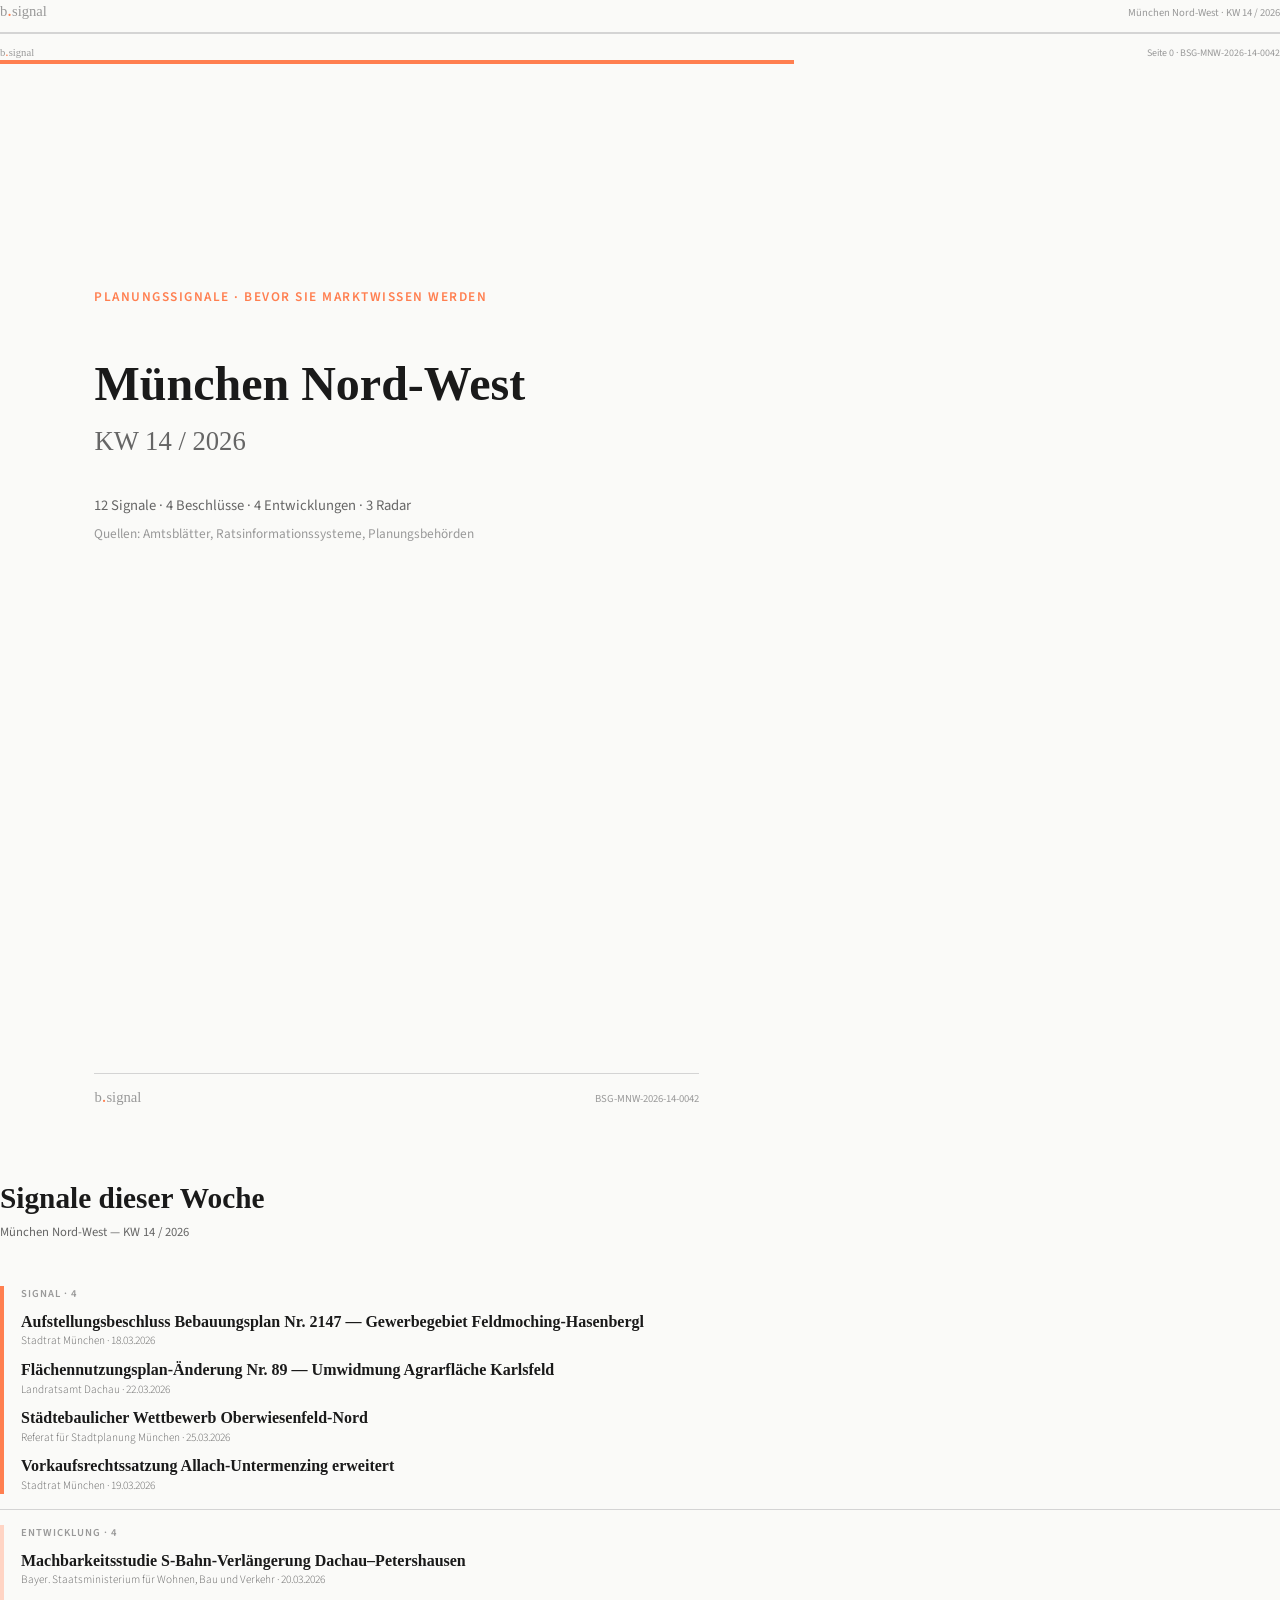
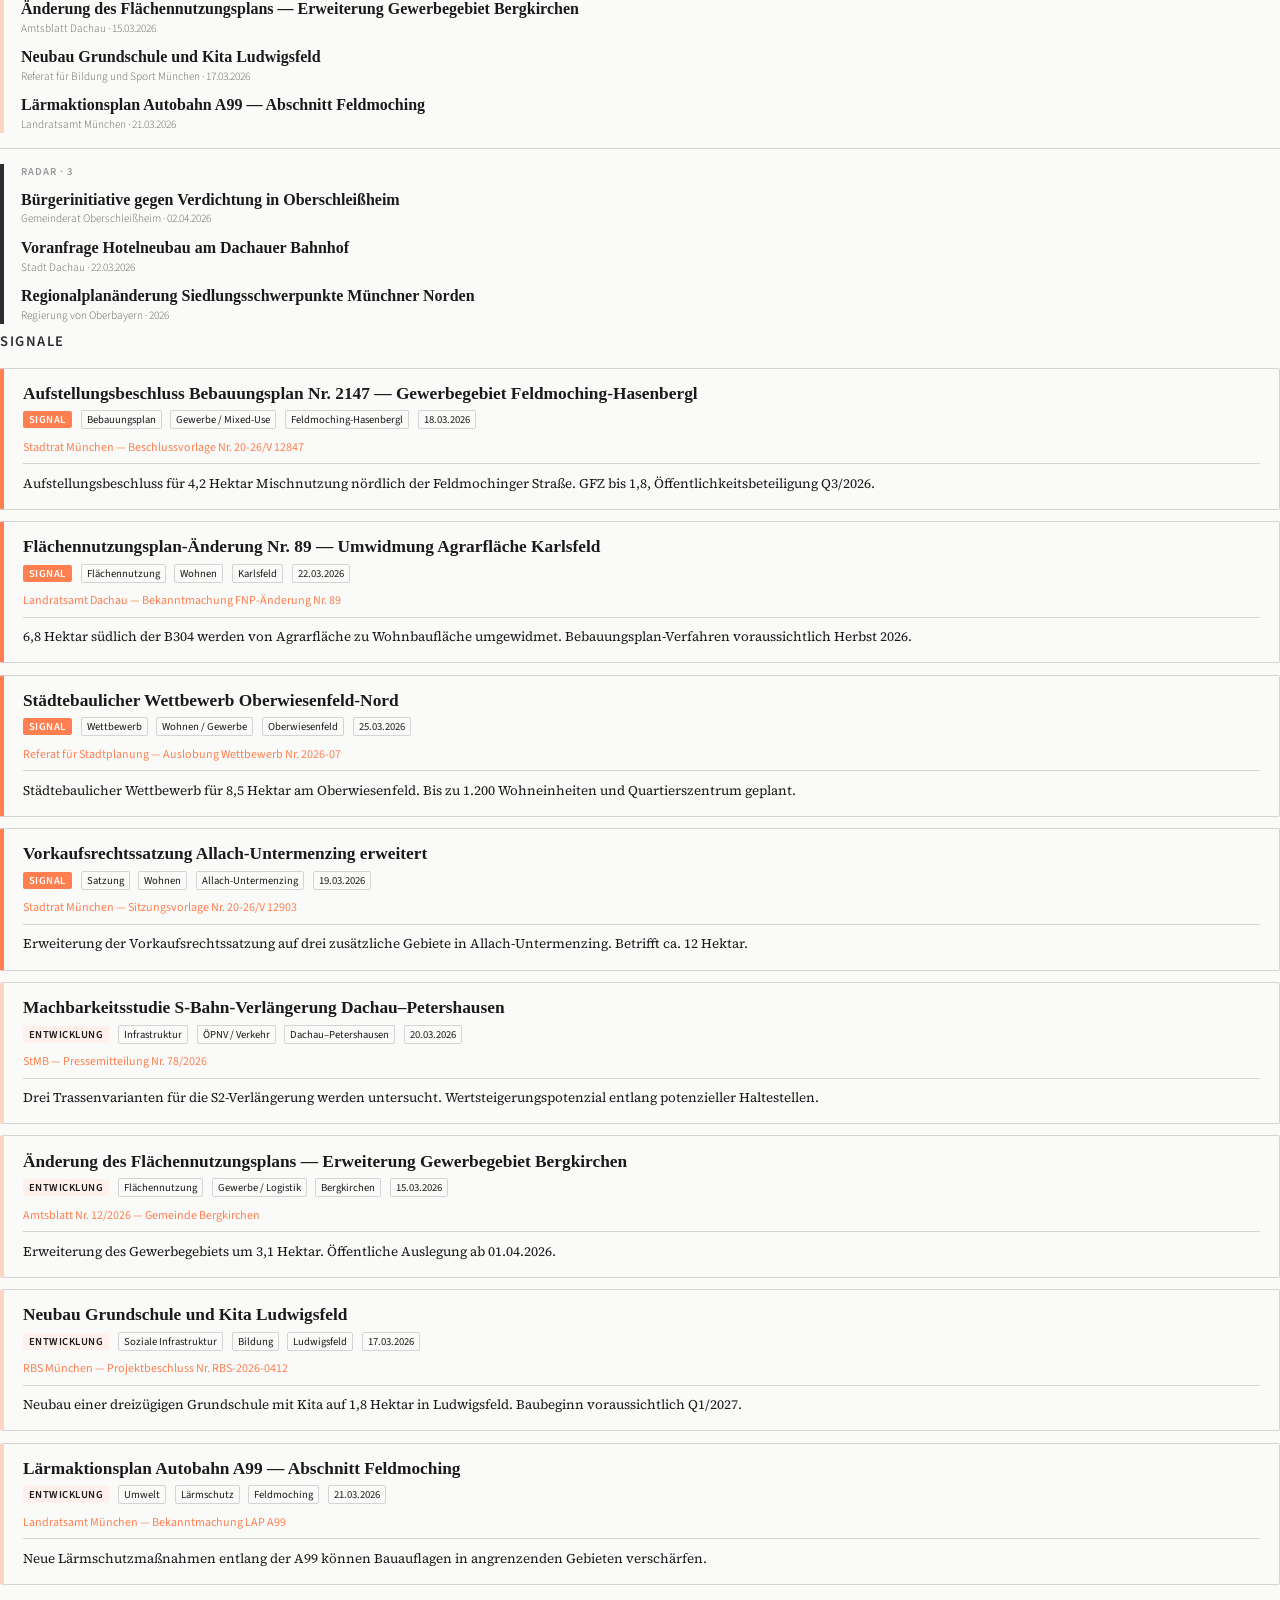
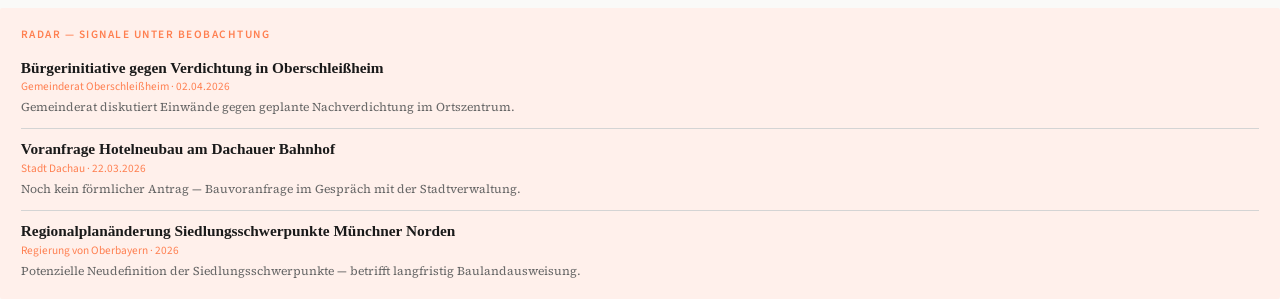
<file: dossier/dossier-template-v3.html>
<!DOCTYPE html>
<html lang="de">
<head>
<meta charset="UTF-8">
<title>b.signal Dossier — München Nord-West — KW 14 / 2026</title>
<style>
/* ============================================================
   b.signal Dossier V3.3 — Print CSS (WeasyPrint)
   ============================================================ */

/* --- Font Faces (local TTF) --- */
@font-face {
    font-family: 'Cormorant Garamond';
    src: url('fonts/CormorantGaramond-Regular.ttf') format('truetype');
    font-weight: 400;
    font-style: normal;
}
@font-face {
    font-family: 'Cormorant Garamond';
    src: url('fonts/CormorantGaramond-SemiBold.ttf') format('truetype');
    font-weight: 600;
    font-style: normal;
}
@font-face {
    font-family: 'Source Serif 4';
    src: url('fonts/SourceSerif4-Regular.ttf') format('truetype');
    font-weight: 400;
    font-style: normal;
}
@font-face {
    font-family: 'Source Sans 3';
    src: url('fonts/SourceSans3-Light.ttf') format('truetype');
    font-weight: 300;
    font-style: normal;
}
@font-face {
    font-family: 'Source Sans 3';
    src: url('fonts/SourceSans3-Regular.ttf') format('truetype');
    font-weight: 400;
    font-style: normal;
}
@font-face {
    font-family: 'Source Sans 3';
    src: url('fonts/SourceSans3-SemiBold.ttf') format('truetype');
    font-weight: 600;
    font-style: normal;
}

/* --- Reset --- */
* {
    margin: 0;
    padding: 0;
    box-sizing: border-box;
}

body {
    font-family: 'Source Sans 3', sans-serif;
    font-size: 10pt;
    color: #1A1A1A;
    background-color: #FAFAF8;
    -webkit-print-color-adjust: exact;
    print-color-adjust: exact;
}

/* --- Running elements --- */
.running-header {
    position: running(pageHeader);
}

.running-footer {
    position: running(pageFooter);
}

.footer-inner {
    display: flex;
    justify-content: space-between;
    align-items: baseline;
    border-top: 0.5pt solid #D4D4D4;
    padding-top: 2.5mm;
    white-space: nowrap;
}

.footer-brand {
    font-family: 'Cormorant Garamond', serif;
    font-size: 8pt;
    font-weight: 400;
    color: #999999;
    white-space: nowrap;
}

.footer-page {
    font-family: 'Source Sans 3', sans-serif;
    font-size: 7.5pt;
    color: #999999;
    white-space: nowrap;
}

.page-number::before {
    content: counter(page);
}

/* --- Page Setup --- */
@page {
    size: A4 portrait;
    margin: 20mm 25mm 20mm 25mm;
    background-color: #FAFAF8;
}

@page :first {
    margin: 0;
    background-color: #FAFAF8;
    @top-left { content: none; }
    @top-right { content: none; }
    @bottom-left { content: none; }
    @bottom-right { content: none; }
}

@page inner {
    margin: 20mm 25mm 20mm 25mm;
    background-color: #FAFAF8;

    @top-center {
        content: element(pageHeader);
        width: 100%;
        vertical-align: bottom;
        padding-bottom: 3mm;
    }

    @bottom-center {
        content: element(pageFooter);
        width: 100%;
        vertical-align: top;
    }
}

/* --- Running Header styling --- */
.header-inner {
    display: flex;
    justify-content: space-between;
    align-items: baseline;
    padding-bottom: 3mm;
    border-bottom: 0.5pt solid #D4D4D4;
}

.header-brand {
    font-family: 'Cormorant Garamond', serif;
    font-size: 11pt;
    font-weight: 400;
    color: #999999;
}

.coral-dot {
    color: #FF7F50;
    font-size: 125%;
}

.header-meta {
    font-family: 'Source Sans 3', sans-serif;
    font-size: 8pt;
    font-weight: 400;
    color: #999999;
}

/* ============================================================
   1. DECKBLATT
   ============================================================ */
.cover {
    page-break-after: always;
    width: 210mm;
    height: 297mm;
    position: relative;
    overflow: hidden;
}

.cover-coral-bar {
    position: absolute;
    top: 0;
    left: 0;
    right: 0;
    height: 4px;
    background-color: #FF7F50;
}

.cover-content {
    position: absolute;
    top: 60mm;
    left: 25mm;
    right: 25mm;
}

.cover-eyebrow {
    font-family: 'Source Sans 3', sans-serif;
    font-size: 10pt;
    font-weight: 600;
    text-transform: uppercase;
    color: #FF7F50;
    letter-spacing: 1.5px;
    margin-bottom: 14mm;
}

.cover-sektor {
    font-family: 'Cormorant Garamond', serif;
    font-size: 36pt;
    font-weight: 600;
    color: #1A1A1A;
    line-height: 1.1;
    margin-bottom: 4mm;
}

.cover-kw {
    font-family: 'Cormorant Garamond', serif;
    font-size: 20pt;
    font-weight: 400;
    color: #666666;
    margin-bottom: 10mm;
}

.cover-signal-info {
    font-family: 'Source Sans 3', sans-serif;
    font-size: 11pt;
    color: #666666;
    margin-bottom: 2mm;
}

.cover-signal-sub {
    font-family: 'Source Sans 3', sans-serif;
    font-size: 10pt;
    color: #999999;
    margin-bottom: 6mm;
}

.cover-footer {
    position: absolute;
    bottom: 20mm;
    left: 25mm;
    right: 25mm;
}

.cover-footer-rule {
    border: none;
    border-top: 0.5pt solid #D4D4D4;
    margin-bottom: 3mm;
}

.cover-footer-content {
    display: flex;
    justify-content: space-between;
    align-items: baseline;
}

.cover-footer-brand {
    font-family: 'Cormorant Garamond', serif;
    font-size: 11pt;
    font-weight: 400;
    color: #999999;
}

.cover-footer-id {
    font-family: 'Source Sans 3', sans-serif;
    font-size: 8pt;
    color: #999999;
}

/* ============================================================
   2. INNER CONTENT
   ============================================================ */
.inner-content {
    page: inner;
}

/* ============================================================
   3. ÜBERSICHTSSEITE (Table of Contents)
   ============================================================ */
.toc-section {
    margin-bottom: 0;
}

.toc-title {
    font-family: 'Cormorant Garamond', serif;
    font-size: 22pt;
    font-weight: 600;
    color: #1A1A1A;
    margin-bottom: 2mm;
}

.toc-subtitle {
    font-family: 'Source Sans 3', sans-serif;
    font-size: 9.5pt;
    color: #666666;
    margin-bottom: 12mm;
}

.toc-group {
    padding-left: 4.5mm;
    margin-bottom: 2mm;
}

.toc-group-signal {
    border-left: 4px solid #FF7F50;
}

.toc-group-entwicklung {
    border-left: 4px solid #FFD4C4;
}

.toc-group-radar {
    border-left: 4px solid #2C2C34;
}

.toc-group-label {
    font-family: 'Source Sans 3', sans-serif;
    font-size: 8pt;
    font-weight: 600;
    text-transform: uppercase;
    letter-spacing: 1px;
    color: #999999;
    margin-bottom: 3mm;
}

.toc-group-rule {
    border: none;
    border-top: 0.5pt solid #D4D4D4;
    margin-top: 4mm;
    margin-bottom: 4mm;
}

.toc-entry {
    margin-bottom: 3mm;
    break-inside: avoid;
}

.toc-entry:last-child {
    margin-bottom: 0;
}

.toc-entry-title {
    font-family: 'Cormorant Garamond', serif;
    font-size: 12pt;
    font-weight: 600;
    color: #1A1A1A;
}

.toc-entry-quelle {
    font-family: 'Source Sans 3', sans-serif;
    font-size: 8.5pt;
    font-weight: 300;
    color: #666666;
    margin-top: 0.5mm;
}

/* ============================================================
   4. REIFEGRAD TAGS
   ============================================================ */
.reifegrad-tag {
    font-family: 'Source Sans 3', sans-serif;
    font-size: 8pt;
    font-weight: 600;
    text-transform: uppercase;
    letter-spacing: 0.5px;
    padding: 1px 6px;
    border-radius: 2px;
    display: inline-block;
    white-space: nowrap;
    vertical-align: baseline;
    margin-right: 1.5mm;
}

.reifegrad-signal {
    background-color: #FF7F50;
    color: white;
}

.reifegrad-entwicklung {
    background-color: #FFF0EB;
    color: #1A1A1A;
}

.reifegrad-radar {
    background-color: #2C2C34;
    color: white;
}

/* ============================================================
   5. META TAG CHIPS
   ============================================================ */
.meta-tags {
    margin-bottom: 1.5mm;
    margin-top: 1.5mm;
}

.meta-tag {
    font-family: 'Source Sans 3', sans-serif;
    font-size: 8pt;
    font-weight: 400;
    color: #1A1A1A;
    border: 0.5px solid #D4D4D4;
    padding: 1px 5px;
    border-radius: 2px;
    display: inline-block;
    margin-right: 1.5mm;
    margin-bottom: 1mm;
}

/* ============================================================
   6. SIGNALBEREICH
   ============================================================ */
.section-label {
    font-family: 'Source Sans 3', sans-serif;
    font-size: 11pt;
    font-weight: 600;
    text-transform: uppercase;
    color: #2C2C34;
    letter-spacing: 1.5px;
    margin-bottom: 4mm;
    margin-top: 2mm;
}

.signal-card {
    border: 0.5px solid #D4D4D4;
    border-radius: 2px;
    padding: 4mm 5mm;
    margin-bottom: 3mm;
    break-inside: avoid;
}

.signal-card-signal {
    border-left: 4px solid #FF7F50;
}

.signal-card-entwicklung {
    border-left: 4px solid #FFD4C4;
}

.signal-titel {
    font-family: 'Cormorant Garamond', serif;
    font-size: 13pt;
    font-weight: 600;
    color: #1A1A1A;
    margin-bottom: 1.5mm;
}

.signal-quellen-link {
    font-family: 'Source Sans 3', sans-serif;
    font-size: 9pt;
    font-weight: 400;
    color: #666666;
    margin-bottom: 0;
}

.signal-quellen-link a {
    color: #FF7F50;
    text-decoration: none;
}

.signal-rule {
    border: none;
    border-top: 0.5pt solid #D4D4D4;
    margin-top: 2mm;
    margin-bottom: 2.5mm;
}

.signal-text {
    font-family: 'Source Serif 4', serif;
    font-size: 10pt;
    color: #1A1A1A;
    line-height: 1.5;
    text-align: left;
}

/* ============================================================
   7. RADAR
   ============================================================ */
.radar-box {
    background-color: #FFF0EB;
    padding: 5mm 5.5mm;
    break-inside: avoid;
    margin-top: 6mm;
    border-radius: 2px;
}

.radar-label {
    font-family: 'Source Sans 3', sans-serif;
    font-size: 8.5pt;
    font-weight: 600;
    text-transform: uppercase;
    color: #FF7F50;
    letter-spacing: 1.5px;
    margin-bottom: 4mm;
}

.radar-entry {
    margin-bottom: 3mm;
}

.radar-entry:last-child {
    margin-bottom: 0;
}

.radar-entry-title {
    font-family: 'Cormorant Garamond', serif;
    font-size: 11.5pt;
    font-weight: 600;
    color: #1A1A1A;
    margin-bottom: 0.5mm;
}

.radar-entry-quelle {
    font-family: 'Source Sans 3', sans-serif;
    font-size: 8.5pt;
    font-weight: 400;
    color: #666666;
    margin-bottom: 1mm;
}

.radar-entry-quelle a {
    color: #FF7F50;
    text-decoration: none;
}

.radar-entry-text {
    font-family: 'Source Serif 4', serif;
    font-size: 9pt;
    color: #666666;
    line-height: 1.45;
}

.radar-rule {
    border: none;
    border-top: 0.5pt solid #D4D4D4;
    margin-top: 3mm;
    margin-bottom: 3mm;
}

/* --- Helpers --- */
.page-break {
    break-before: page;
}
</style>
</head>
<body>

<!-- Running Header (picked up by @page inner @top-center) -->
<div class="running-header">
    <div class="header-inner">
        <div class="header-brand">b<span class="coral-dot">.</span>signal</div>
        <div class="header-meta">München Nord-West · KW 14 / 2026</div>
    </div>
</div>

<!-- Running Footer (picked up by @page inner @bottom-center) -->
<div class="running-footer">
    <div class="footer-inner">
        <div class="footer-brand">b<span class="coral-dot">.</span>signal</div>
        <div class="footer-page">Seite <span class="page-number"></span> · BSG-MNW-2026-14-0042</div>
    </div>
</div>

<!-- ============================================================
     1. DECKBLATT
     ============================================================ -->
<div class="cover">
    <div class="cover-coral-bar"></div>

    <div class="cover-content">
        <div class="cover-eyebrow">Planungssignale · Bevor sie Marktwissen werden</div>
        <div class="cover-sektor">München Nord-West</div>
        <div class="cover-kw">KW 14 / 2026</div>
        <div class="cover-signal-info">12 Signale · 4 Beschlüsse · 4 Entwicklungen · 3 Radar</div>
        <div class="cover-signal-sub">Quellen: Amtsblätter, Ratsinformationssysteme, Planungsbehörden</div>
    </div>

    <div class="cover-footer">
        <hr class="cover-footer-rule">
        <div class="cover-footer-content">
            <div class="cover-footer-brand">b<span class="coral-dot">.</span>signal</div>
            <div class="cover-footer-id">BSG-MNW-2026-14-0042</div>
        </div>
    </div>
</div>

<!-- ============================================================
     INNER CONTENT (all pages after cover)
     ============================================================ -->
<div class="inner-content">

<!-- ============================================================
     2. ÜBERSICHTSSEITE
     ============================================================ -->
<div class="toc-section">
    <div class="toc-title">Signale dieser Woche</div>
    <div class="toc-subtitle">München Nord-West — KW 14 / 2026</div>

    <!-- SIGNAL -->
    <div class="toc-group toc-group-signal">
        <div class="toc-group-label">Signal · 4</div>
        <div class="toc-entry">
            <div class="toc-entry-title">Aufstellungsbeschluss Bebauungsplan Nr. 2147 — Gewerbegebiet Feldmoching-Hasenbergl</div>
            <div class="toc-entry-quelle">Stadtrat München · 18.03.2026</div>
        </div>
        <div class="toc-entry">
            <div class="toc-entry-title">Flächennutzungsplan-Änderung Nr. 89 — Umwidmung Agrarfläche Karlsfeld</div>
            <div class="toc-entry-quelle">Landratsamt Dachau · 22.03.2026</div>
        </div>
        <div class="toc-entry">
            <div class="toc-entry-title">Städtebaulicher Wettbewerb Oberwiesenfeld-Nord</div>
            <div class="toc-entry-quelle">Referat für Stadtplanung München · 25.03.2026</div>
        </div>
        <div class="toc-entry">
            <div class="toc-entry-title">Vorkaufsrechtssatzung Allach-Untermenzing erweitert</div>
            <div class="toc-entry-quelle">Stadtrat München · 19.03.2026</div>
        </div>
    </div>

    <hr class="toc-group-rule">

    <!-- ENTWICKLUNG -->
    <div class="toc-group toc-group-entwicklung">
        <div class="toc-group-label">Entwicklung · 4</div>
        <div class="toc-entry">
            <div class="toc-entry-title">Machbarkeitsstudie S-Bahn-Verlängerung Dachau–Petershausen</div>
            <div class="toc-entry-quelle">Bayer. Staatsministerium für Wohnen, Bau und Verkehr · 20.03.2026</div>
        </div>
        <div class="toc-entry">
            <div class="toc-entry-title">Änderung des Flächennutzungsplans — Erweiterung Gewerbegebiet Bergkirchen</div>
            <div class="toc-entry-quelle">Amtsblatt Dachau · 15.03.2026</div>
        </div>
        <div class="toc-entry">
            <div class="toc-entry-title">Neubau Grundschule und Kita Ludwigsfeld</div>
            <div class="toc-entry-quelle">Referat für Bildung und Sport München · 17.03.2026</div>
        </div>
        <div class="toc-entry">
            <div class="toc-entry-title">Lärmaktionsplan Autobahn A99 — Abschnitt Feldmoching</div>
            <div class="toc-entry-quelle">Landratsamt München · 21.03.2026</div>
        </div>
    </div>

    <hr class="toc-group-rule">

    <!-- RADAR -->
    <div class="toc-group toc-group-radar">
        <div class="toc-group-label">Radar · 3</div>
        <div class="toc-entry">
            <div class="toc-entry-title">Bürgerinitiative gegen Verdichtung in Oberschleißheim</div>
            <div class="toc-entry-quelle">Gemeinderat Oberschleißheim · 02.04.2026</div>
        </div>
        <div class="toc-entry">
            <div class="toc-entry-title">Voranfrage Hotelneubau am Dachauer Bahnhof</div>
            <div class="toc-entry-quelle">Stadt Dachau · 22.03.2026</div>
        </div>
        <div class="toc-entry">
            <div class="toc-entry-title">Regionalplanänderung Siedlungsschwerpunkte Münchner Norden</div>
            <div class="toc-entry-quelle">Regierung von Oberbayern · 2026</div>
        </div>
    </div>
</div>

<!-- ============================================================
     3. SIGNAL-DETAILKARTEN
     ============================================================ -->
<div class="page-break"></div>
<div class="section-label">Signale</div>

<!-- Signal 1 — SIGNAL -->
<div class="signal-card signal-card-signal">
    <div class="signal-titel">Aufstellungsbeschluss Bebauungsplan Nr. 2147 — Gewerbegebiet Feldmoching-Hasenbergl</div>
    <div class="meta-tags">
        <span class="reifegrad-tag reifegrad-signal">Signal</span>
        <span class="meta-tag">Bebauungsplan</span>
        <span class="meta-tag">Gewerbe / Mixed-Use</span>
        <span class="meta-tag">Feldmoching-Hasenbergl</span>
        <span class="meta-tag">18.03.2026</span>
    </div>
    <div class="signal-quellen-link">
        <a href="https://risi.muenchen.de/risi/vorlage/detail/7654321">Stadtrat München — Beschlussvorlage Nr. 20-26/V 12847</a>
    </div>
    <hr class="signal-rule">
    <div class="signal-text">Aufstellungsbeschluss für 4,2 Hektar Mischnutzung nördlich der Feldmochinger Straße. GFZ bis 1,8, Öffentlichkeitsbeteiligung Q3/2026.</div>
</div>

<!-- Signal 2 — SIGNAL -->
<div class="signal-card signal-card-signal">
    <div class="signal-titel">Flächennutzungsplan-Änderung Nr. 89 — Umwidmung Agrarfläche Karlsfeld</div>
    <div class="meta-tags">
        <span class="reifegrad-tag reifegrad-signal">Signal</span>
        <span class="meta-tag">Flächennutzung</span>
        <span class="meta-tag">Wohnen</span>
        <span class="meta-tag">Karlsfeld</span>
        <span class="meta-tag">22.03.2026</span>
    </div>
    <div class="signal-quellen-link">
        <a href="https://www.landratsamt-dachau.de/bekanntmachungen/fnp-89">Landratsamt Dachau — Bekanntmachung FNP-Änderung Nr. 89</a>
    </div>
    <hr class="signal-rule">
    <div class="signal-text">6,8 Hektar südlich der B304 werden von Agrarfläche zu Wohnbaufläche umgewidmet. Bebauungsplan-Verfahren voraussichtlich Herbst 2026.</div>
</div>

<!-- Signal 3 — SIGNAL -->
<div class="signal-card signal-card-signal">
    <div class="signal-titel">Städtebaulicher Wettbewerb Oberwiesenfeld-Nord</div>
    <div class="meta-tags">
        <span class="reifegrad-tag reifegrad-signal">Signal</span>
        <span class="meta-tag">Wettbewerb</span>
        <span class="meta-tag">Wohnen / Gewerbe</span>
        <span class="meta-tag">Oberwiesenfeld</span>
        <span class="meta-tag">25.03.2026</span>
    </div>
    <div class="signal-quellen-link">
        <a href="https://risi.muenchen.de/risi/vorlage/detail/7654400">Referat für Stadtplanung — Auslobung Wettbewerb Nr. 2026-07</a>
    </div>
    <hr class="signal-rule">
    <div class="signal-text">Städtebaulicher Wettbewerb für 8,5 Hektar am Oberwiesenfeld. Bis zu 1.200 Wohneinheiten und Quartierszentrum geplant.</div>
</div>

<!-- Signal 4 — SIGNAL -->
<div class="signal-card signal-card-signal">
    <div class="signal-titel">Vorkaufsrechtssatzung Allach-Untermenzing erweitert</div>
    <div class="meta-tags">
        <span class="reifegrad-tag reifegrad-signal">Signal</span>
        <span class="meta-tag">Satzung</span>
        <span class="meta-tag">Wohnen</span>
        <span class="meta-tag">Allach-Untermenzing</span>
        <span class="meta-tag">19.03.2026</span>
    </div>
    <div class="signal-quellen-link">
        <a href="https://risi.muenchen.de/risi/vorlage/detail/7654500">Stadtrat München — Sitzungsvorlage Nr. 20-26/V 12903</a>
    </div>
    <hr class="signal-rule">
    <div class="signal-text">Erweiterung der Vorkaufsrechtssatzung auf drei zusätzliche Gebiete in Allach-Untermenzing. Betrifft ca. 12 Hektar.</div>
</div>

<!-- Signal 5 — ENTWICKLUNG -->
<div class="signal-card signal-card-entwicklung">
    <div class="signal-titel">Machbarkeitsstudie S-Bahn-Verlängerung Dachau–Petershausen</div>
    <div class="meta-tags">
        <span class="reifegrad-tag reifegrad-entwicklung">Entwicklung</span>
        <span class="meta-tag">Infrastruktur</span>
        <span class="meta-tag">ÖPNV / Verkehr</span>
        <span class="meta-tag">Dachau–Petershausen</span>
        <span class="meta-tag">20.03.2026</span>
    </div>
    <div class="signal-quellen-link">
        <a href="https://www.stmb.bayern.de/med/pressemitteilungen/pm-78-2026.htm">StMB — Pressemitteilung Nr. 78/2026</a>
    </div>
    <hr class="signal-rule">
    <div class="signal-text">Drei Trassenvarianten für die S2-Verlängerung werden untersucht. Wertsteigerungspotenzial entlang potenzieller Haltestellen.</div>
</div>

<!-- Signal 6 — ENTWICKLUNG -->
<div class="signal-card signal-card-entwicklung">
    <div class="signal-titel">Änderung des Flächennutzungsplans — Erweiterung Gewerbegebiet Bergkirchen</div>
    <div class="meta-tags">
        <span class="reifegrad-tag reifegrad-entwicklung">Entwicklung</span>
        <span class="meta-tag">Flächennutzung</span>
        <span class="meta-tag">Gewerbe / Logistik</span>
        <span class="meta-tag">Bergkirchen</span>
        <span class="meta-tag">15.03.2026</span>
    </div>
    <div class="signal-quellen-link">
        <a href="https://www.bergkirchen.de/amtsblatt/2026-12">Amtsblatt Nr. 12/2026 — Gemeinde Bergkirchen</a>
    </div>
    <hr class="signal-rule">
    <div class="signal-text">Erweiterung des Gewerbegebiets um 3,1 Hektar. Öffentliche Auslegung ab 01.04.2026.</div>
</div>

<!-- Signal 7 — ENTWICKLUNG -->
<div class="signal-card signal-card-entwicklung">
    <div class="signal-titel">Neubau Grundschule und Kita Ludwigsfeld</div>
    <div class="meta-tags">
        <span class="reifegrad-tag reifegrad-entwicklung">Entwicklung</span>
        <span class="meta-tag">Soziale Infrastruktur</span>
        <span class="meta-tag">Bildung</span>
        <span class="meta-tag">Ludwigsfeld</span>
        <span class="meta-tag">17.03.2026</span>
    </div>
    <div class="signal-quellen-link">
        <a href="https://risi.muenchen.de/risi/vorlage/detail/7654600">RBS München — Projektbeschluss Nr. RBS-2026-0412</a>
    </div>
    <hr class="signal-rule">
    <div class="signal-text">Neubau einer dreizügigen Grundschule mit Kita auf 1,8 Hektar in Ludwigsfeld. Baubeginn voraussichtlich Q1/2027.</div>
</div>

<!-- Signal 8 — ENTWICKLUNG -->
<div class="signal-card signal-card-entwicklung">
    <div class="signal-titel">Lärmaktionsplan Autobahn A99 — Abschnitt Feldmoching</div>
    <div class="meta-tags">
        <span class="reifegrad-tag reifegrad-entwicklung">Entwicklung</span>
        <span class="meta-tag">Umwelt</span>
        <span class="meta-tag">Lärmschutz</span>
        <span class="meta-tag">Feldmoching</span>
        <span class="meta-tag">21.03.2026</span>
    </div>
    <div class="signal-quellen-link">
        <a href="https://www.landkreis-muenchen.de/bekanntmachungen/lap-a99">Landratsamt München — Bekanntmachung LAP A99</a>
    </div>
    <hr class="signal-rule">
    <div class="signal-text">Neue Lärmschutzmaßnahmen entlang der A99 können Bauauflagen in angrenzenden Gebieten verschärfen.</div>
</div>

<!-- ============================================================
     4. RADAR
     ============================================================ -->
<div class="radar-box">
    <div class="radar-label">Radar — Signale unter Beobachtung</div>

    <div class="radar-entry">
        <div class="radar-entry-title">Bürgerinitiative gegen Verdichtung in Oberschleißheim</div>
        <div class="radar-entry-quelle"><a href="https://www.oberschleissheim.de/ratsinformation/sitzung/2026-14">Gemeinderat Oberschleißheim · 02.04.2026</a></div>
        <div class="radar-entry-text">Gemeinderat diskutiert Einwände gegen geplante Nachverdichtung im Ortszentrum.</div>
    </div>
    <hr class="radar-rule">
    <div class="radar-entry">
        <div class="radar-entry-title">Voranfrage Hotelneubau am Dachauer Bahnhof</div>
        <div class="radar-entry-quelle"><a href="https://www.dachau.de/ratsinformation/bauausschuss/2026-03">Stadt Dachau · 22.03.2026</a></div>
        <div class="radar-entry-text">Noch kein förmlicher Antrag — Bauvoranfrage im Gespräch mit der Stadtverwaltung.</div>
    </div>
    <hr class="radar-rule">
    <div class="radar-entry">
        <div class="radar-entry-title">Regionalplanänderung Siedlungsschwerpunkte Münchner Norden</div>
        <div class="radar-entry-quelle"><a href="https://www.regierung.oberbayern.bayern.de/regionalplan/fortschreibung-2026">Regierung von Oberbayern · 2026</a></div>
        <div class="radar-entry-text">Potenzielle Neudefinition der Siedlungsschwerpunkte — betrifft langfristig Baulandausweisung.</div>
    </div>
</div>

</div><!-- /inner-content -->

</body>
</html>
</file>
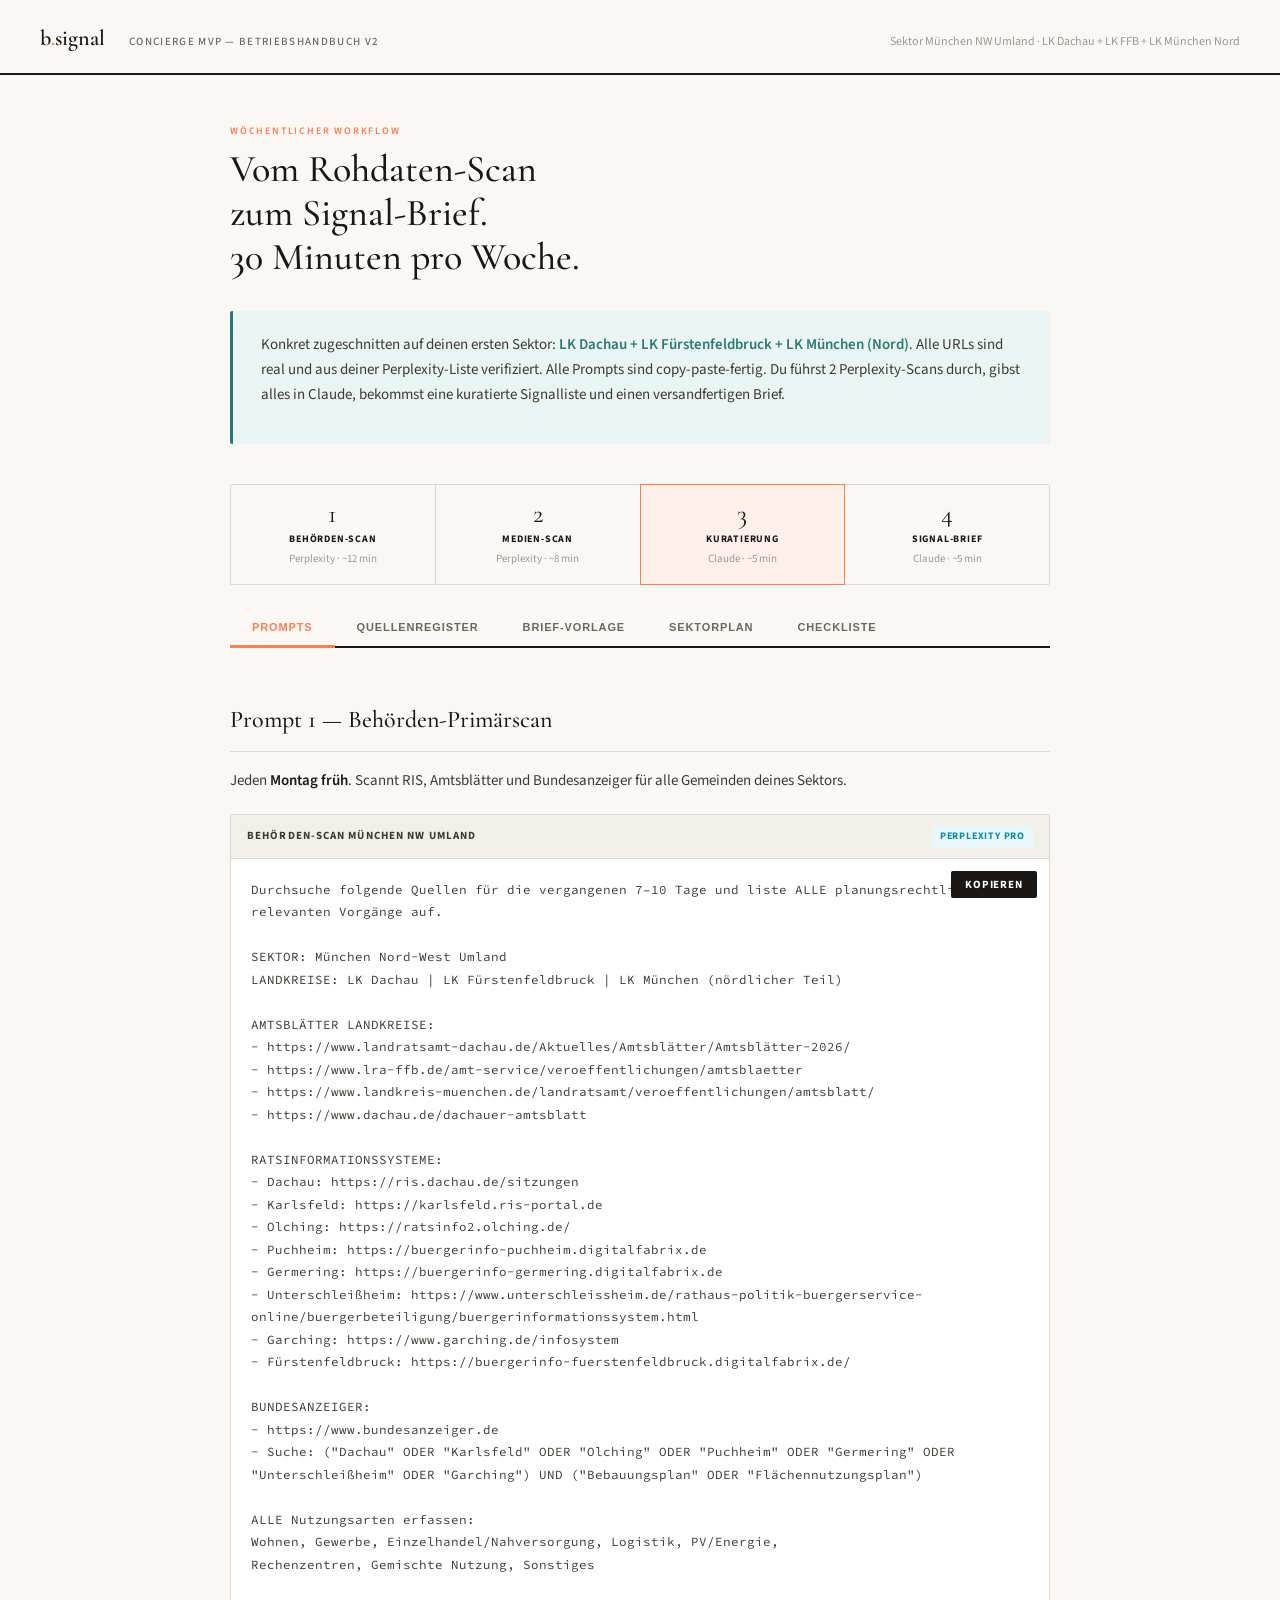
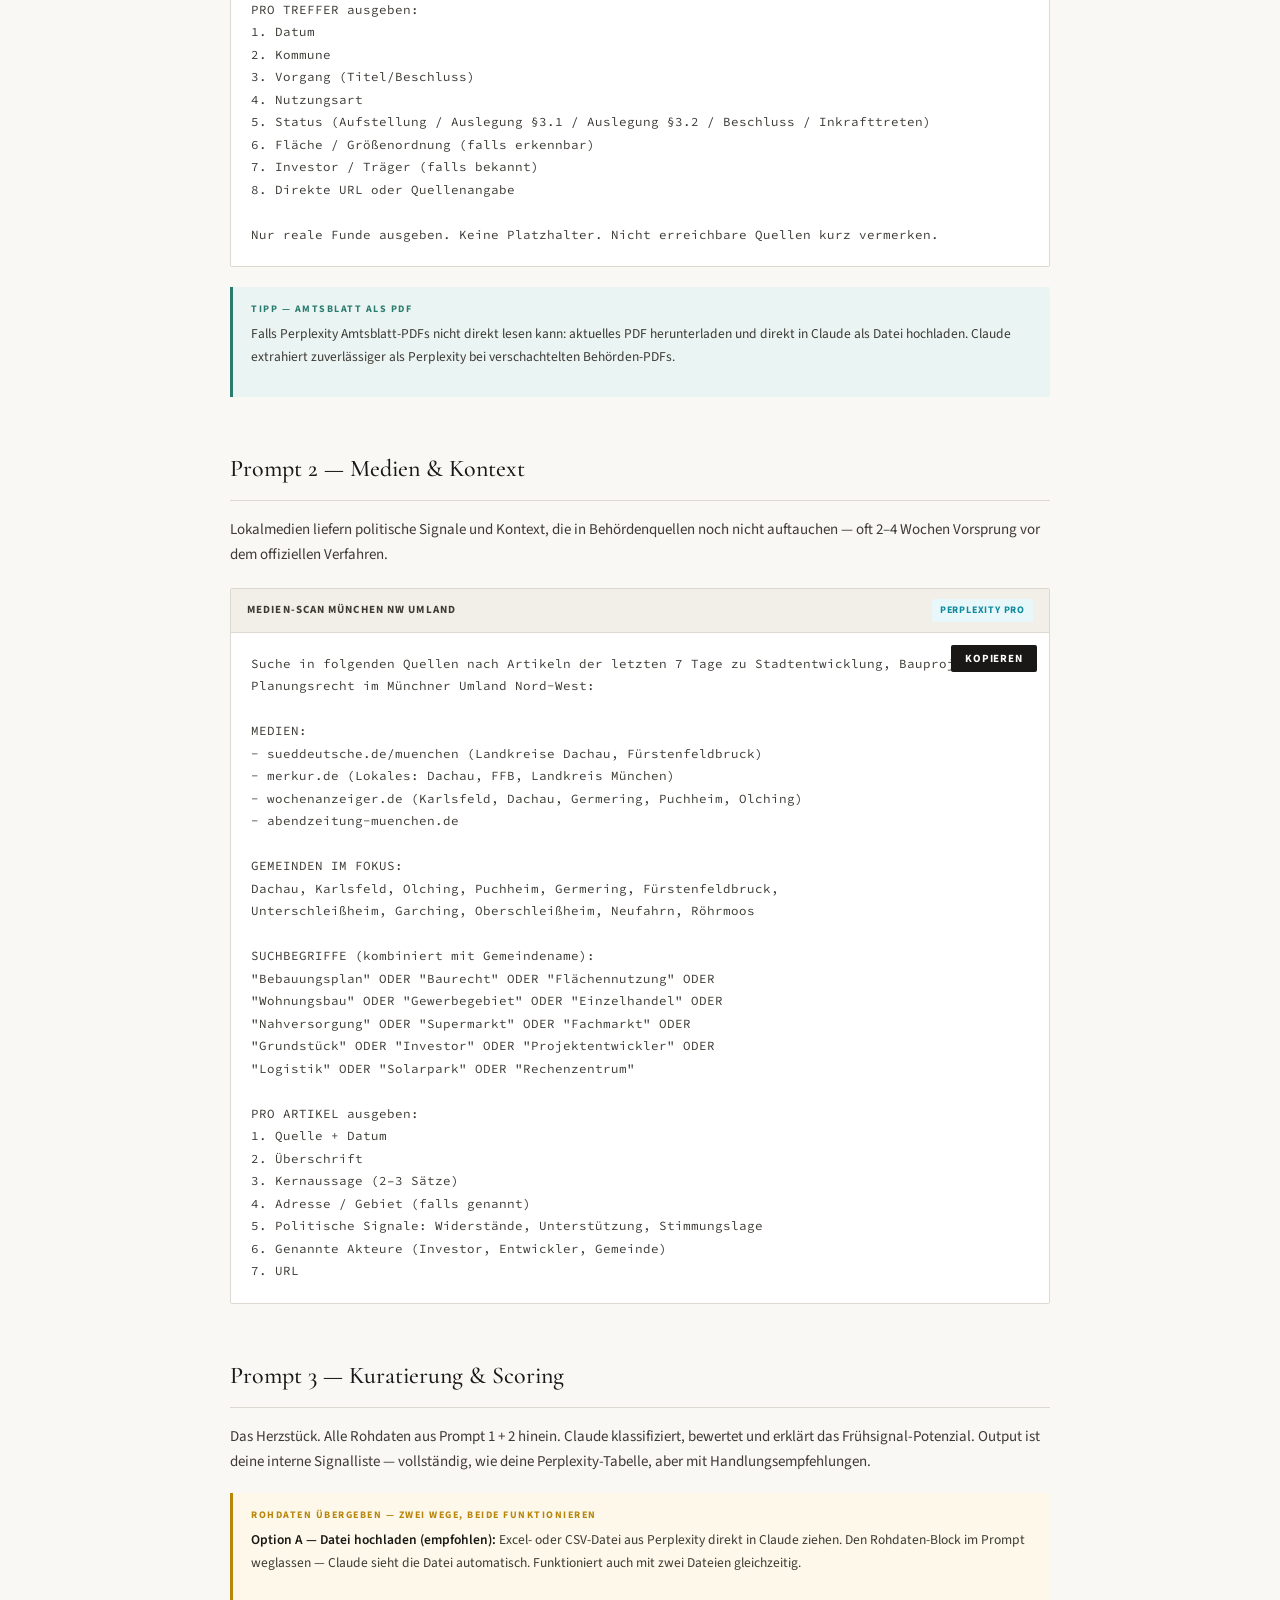
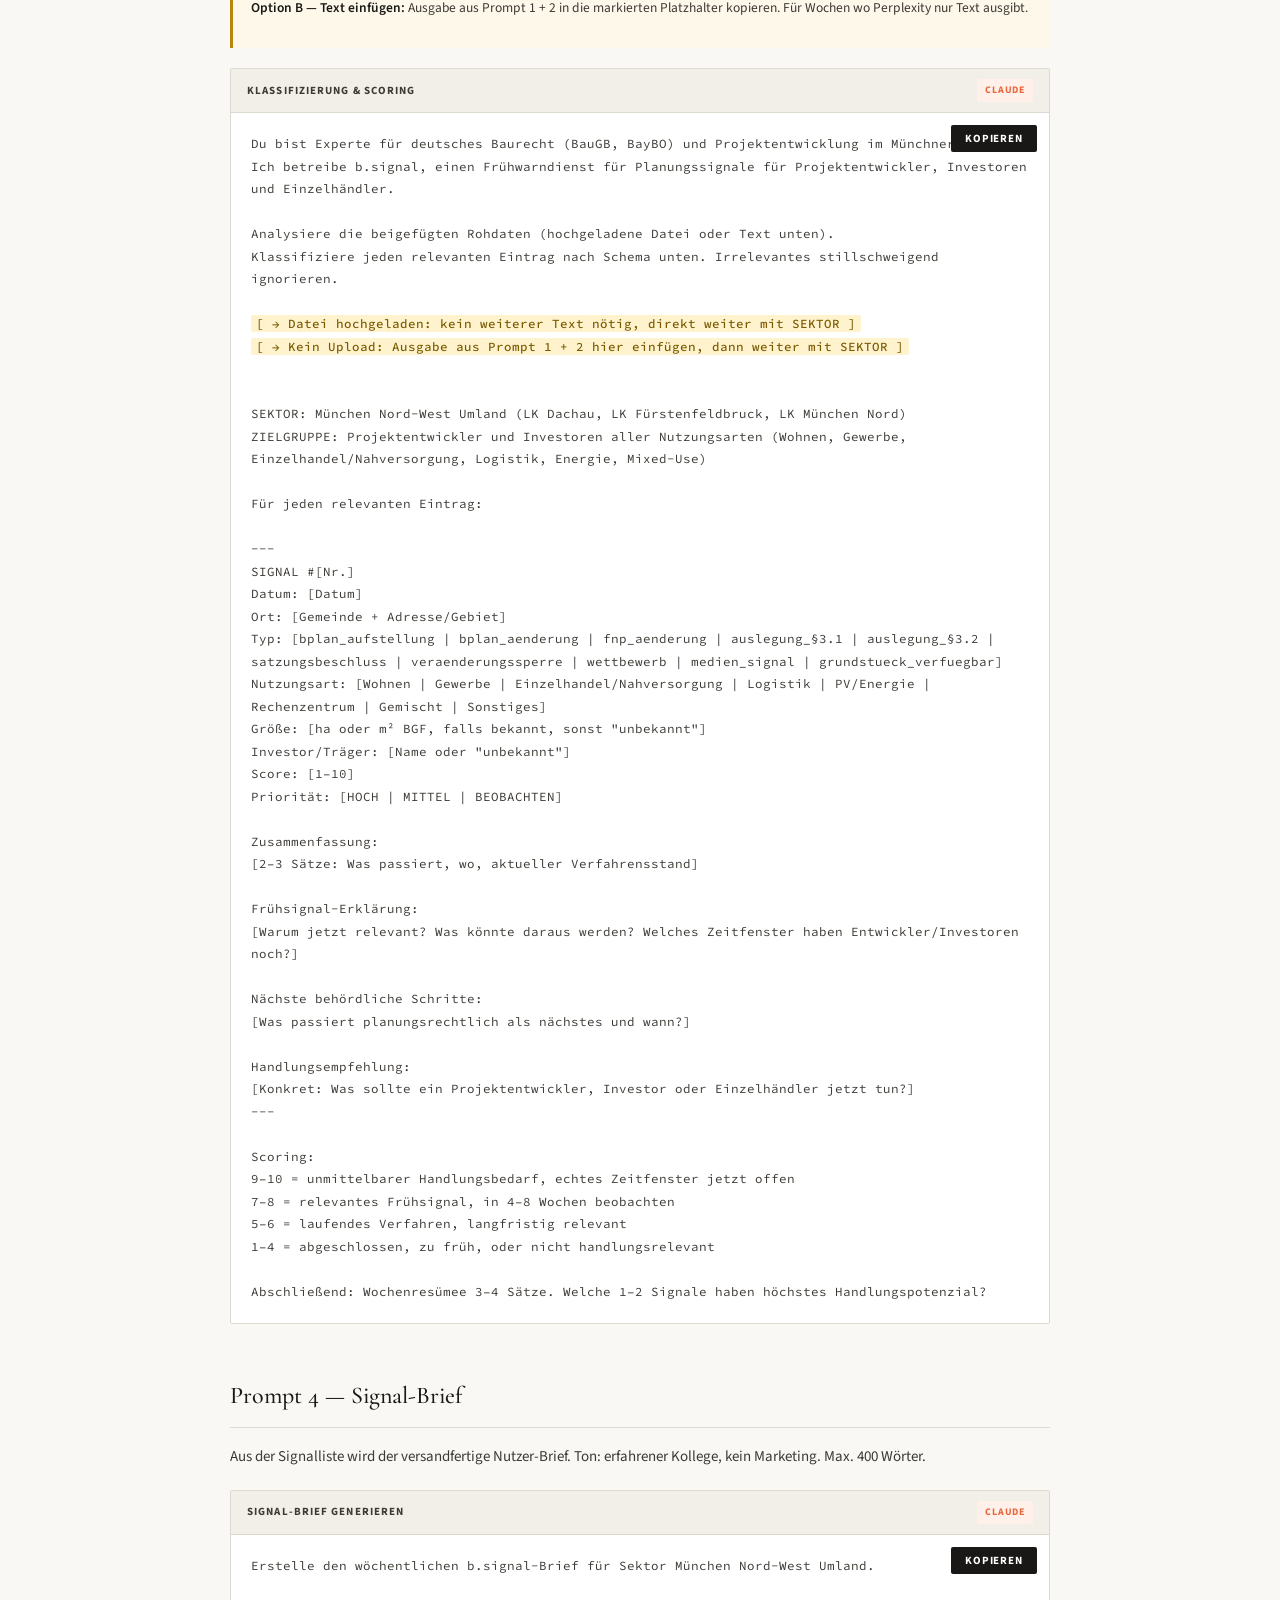
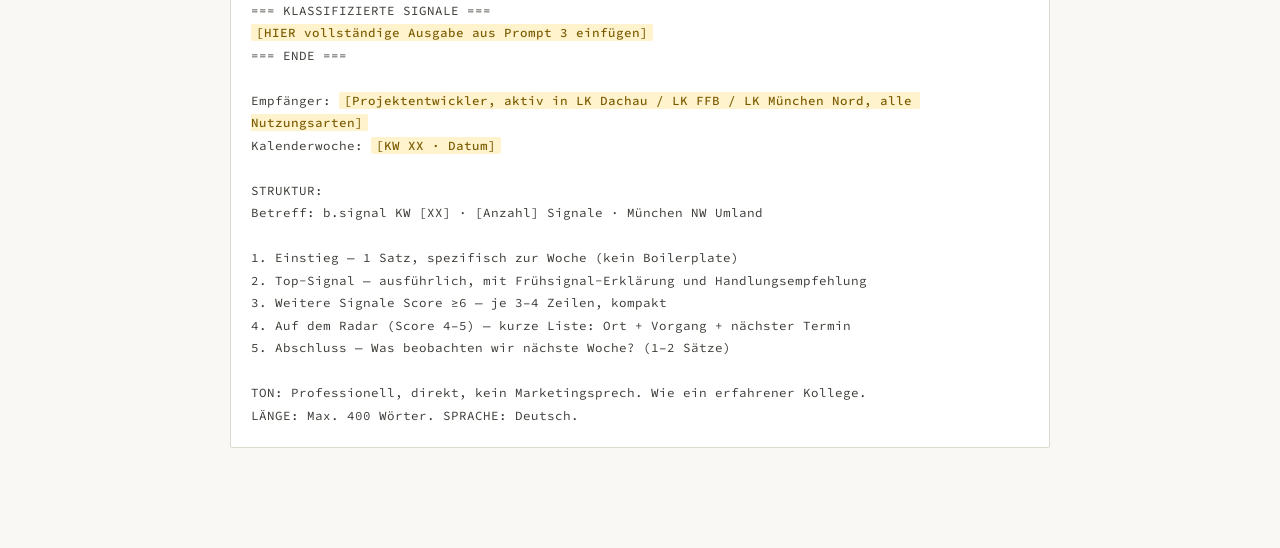
<file: ops/modules/workflow-muc-nw.html>
<!DOCTYPE html>
<html lang="de">
<head>
<meta charset="UTF-8">
<meta name="viewport" content="width=device-width, initial-scale=1.0">
<title>b.signal — Concierge MVP Workflow v2</title>
<link href="https://fonts.googleapis.com/css2?family=Cormorant+Garamond:ital,wght@0,400;0,500;0,600;1,400;1,500&family=Source+Sans+3:wght@300;400;500;600&family=Source+Code+Pro:wght@400;500&display=swap" rel="stylesheet">
<style>
  :root {
    --paper: #FAF8F4; --ink: #1A1816; --ink-2: #3D3A35; --ink-3: #6B6760; --ink-4: #9B9890;
    --rule: #DDD9D0; --coral: #FF7F50; --coral-dark: #E8663A; --coral-pale: #FFF0EA;
    --teal: #2A7B6F; --teal-pale: #EAF4F2; --amber: #B8860B; --amber-pale: #FDF8EA;
    --font-serif: 'Cormorant Garamond', Georgia, serif;
    --font-sans: 'Source Sans 3', sans-serif;
    --font-mono: 'Source Code Pro', monospace;
  }
  * { box-sizing: border-box; margin: 0; padding: 0; }
  body { background: var(--paper); color: var(--ink); font-family: var(--font-sans); font-size: 15px; line-height: 1.7; }
  .site-header { border-bottom: 2px solid var(--ink); padding: 20px 40px 16px; display: flex; align-items: baseline; gap: 24px; }
  .logo { font-family: var(--font-serif); font-size: 22px; font-weight: 600; }
  .logo span { color: var(--coral); }
  .tagline { font-size: 11px; font-weight: 500; letter-spacing: 0.12em; text-transform: uppercase; color: var(--ink-3); }
  .doc-meta { margin-left: auto; font-size: 12px; color: var(--ink-4); }
  .container { max-width: 900px; margin: 0 auto; padding: 48px 40px 80px; }
  .section-label { font-size: 10px; font-weight: 600; letter-spacing: 0.18em; text-transform: uppercase; color: var(--coral); margin-bottom: 8px; }
  h1 { font-family: var(--font-serif); font-size: 38px; font-weight: 500; line-height: 1.15; margin-bottom: 16px; }
  h2 { font-family: var(--font-serif); font-size: 24px; font-weight: 500; margin-top: 52px; margin-bottom: 16px; padding-bottom: 10px; border-bottom: 1px solid var(--rule); }
  h3 { font-size: 11px; font-weight: 700; letter-spacing: 0.1em; text-transform: uppercase; color: var(--ink-2); margin-top: 28px; margin-bottom: 10px; }
  .intro-block { background: var(--teal-pale); border-left: 3px solid var(--teal); padding: 22px 28px; border-radius: 2px; margin: 32px 0 40px; }
  .intro-block p { font-size: 15px; line-height: 1.65; font-weight: 400; color: var(--ink-2); }
  .intro-block strong { font-weight: 600; color: var(--teal); }
  .flow { display: flex; margin: 24px 0; }
  .flow-step { flex: 1; padding: 16px 12px; border: 1px solid var(--rule); border-right: none; text-align: center; cursor: pointer; transition: all 0.15s; }
  .flow-step:hover { background: var(--coral-pale); }
  .flow-step:first-child { border-radius: 2px 0 0 2px; }
  .flow-step:last-child { border-right: 1px solid var(--rule); border-radius: 0 2px 2px 0; }
  .flow-step.hl { background: var(--coral-pale); border-color: var(--coral); border-right: 1px solid var(--coral); }
  .flow-step.hl + .flow-step { border-left: none; }
  .flow-num { font-family: var(--font-serif); font-size: 26px; line-height: 1; margin-bottom: 4px; }
  .flow-label { font-size: 10px; font-weight: 700; letter-spacing: 0.08em; text-transform: uppercase; }
  .flow-sub { font-size: 11px; color: var(--ink-4); margin-top: 2px; }
  .tab-nav { display: flex; border-bottom: 2px solid var(--ink); margin-bottom: 32px; }
  .tab-btn { padding: 12px 22px; font-size: 11px; font-weight: 700; letter-spacing: 0.08em; text-transform: uppercase; border: none; background: none; cursor: pointer; color: var(--ink-3); border-bottom: 3px solid transparent; margin-bottom: -2px; transition: all 0.15s; }
  .tab-btn:hover { color: var(--ink); }
  .tab-btn.active { color: var(--coral); border-bottom-color: var(--coral); }
  .tab-content { display: none; }
  .tab-content.active { display: block; }
  .prompt-card { border: 1px solid var(--rule); border-radius: 2px; margin: 20px 0; overflow: hidden; }
  .prompt-header { display: flex; align-items: center; justify-content: space-between; padding: 10px 16px; background: #F2EFE8; border-bottom: 1px solid var(--rule); flex-wrap: wrap; gap: 8px; }
  .prompt-title { font-size: 11px; font-weight: 700; letter-spacing: 0.1em; text-transform: uppercase; color: var(--ink-2); }
  .prompt-badge { font-size: 10px; font-weight: 700; letter-spacing: 0.08em; text-transform: uppercase; padding: 3px 8px; border-radius: 2px; }
  .bp { background: #E8F7FA; color: #0E8A9E; }
  .bc { background: var(--coral-pale); color: var(--coral-dark); }
  .prompt-body { padding: 20px; font-family: var(--font-mono); font-size: 12.5px; line-height: 1.8; color: var(--ink-2); background: white; white-space: pre-wrap; position: relative; }
  .pv { background: #FFF3CD; color: #7A5A00; padding: 1px 5px; border-radius: 2px; font-weight: 500; }
  .copy-btn { position: absolute; top: 12px; right: 12px; background: var(--ink); color: white; border: none; font-family: var(--font-sans); font-size: 11px; font-weight: 700; letter-spacing: 0.08em; text-transform: uppercase; padding: 6px 14px; border-radius: 2px; cursor: pointer; transition: background 0.15s; }
  .copy-btn:hover { background: var(--coral); }
  .copy-btn.copied { background: var(--teal); }
  .info-box { padding: 14px 18px; border-left: 3px solid; margin: 18px 0; border-radius: 0 2px 2px 0; }
  .info-box.tip { border-color: var(--teal); background: var(--teal-pale); }
  .info-box.warn { border-color: var(--amber); background: var(--amber-pale); }
  .info-box.sig { border-color: var(--coral); background: var(--coral-pale); }
  .ibl { font-size: 10px; font-weight: 700; letter-spacing: 0.15em; text-transform: uppercase; margin-bottom: 5px; }
  .tip .ibl { color: var(--teal); } .warn .ibl { color: var(--amber); } .sig .ibl { color: var(--coral-dark); }
  .info-box p { font-size: 13.5px; color: var(--ink-2); }
  .url-table { width: 100%; border-collapse: collapse; font-size: 13px; margin: 14px 0; }
  .url-table th { text-align: left; padding: 8px 12px; background: #F2EFE8; font-size: 10px; font-weight: 700; letter-spacing: 0.1em; text-transform: uppercase; color: var(--ink-3); border-bottom: 1px solid var(--rule); }
  .url-table td { padding: 9px 12px; border-bottom: 1px solid var(--rule); color: var(--ink-2); vertical-align: top; }
  .url-table tr:last-child td { border-bottom: none; }
  .url-table a { color: var(--coral-dark); text-decoration: none; font-family: var(--font-mono); font-size: 11px; word-break: break-all; display: block; }
  .url-table a:hover { text-decoration: underline; }
  .lkb { display: inline-block; font-size: 9px; font-weight: 700; letter-spacing: 0.08em; text-transform: uppercase; padding: 2px 6px; border-radius: 2px; background: #EEF2FF; color: #3730A3; white-space: nowrap; margin-bottom: 3px; }
  .checklist { list-style: none; margin: 14px 0; }
  .checklist li { display: flex; align-items: flex-start; gap: 10px; padding: 9px 0; border-bottom: 1px solid var(--rule); font-size: 14px; color: var(--ink-2); }
  .checklist li:last-child { border-bottom: none; }
  .cb { width: 17px; height: 17px; border: 1.5px solid var(--rule); border-radius: 2px; flex-shrink: 0; margin-top: 2px; cursor: pointer; transition: all 0.15s; display: flex; align-items: center; justify-content: center; font-size: 10px; }
  .cb:hover { border-color: var(--coral); }
  .cb.chk { background: var(--coral); border-color: var(--coral); color: white; }
  .ct { font-size: 11px; color: var(--ink-4); margin-left: auto; white-space: nowrap; padding-left: 12px; }
  .brief-preview { border: 1px solid var(--rule); border-radius: 2px; overflow: hidden; margin: 24px 0; }
  .brief-hdr { background: #F2EFE8; color: var(--ink); padding: 20px 28px 16px; border-bottom: 1px solid var(--rule); }
  .brief-logo { font-family: var(--font-serif); font-size: 20px; font-weight: 600; margin-bottom: 4px; }
  .brief-logo span { color: var(--coral); }
  .brief-subj { font-size: 14px; font-weight: 400; color: var(--ink-3); margin-top: 5px; }
  .brief-meta { font-size: 11px; color: var(--ink-4); margin-top: 3px; }
  .brief-body { padding: 28px; background: white; }
  .brief-intro { font-size: 14.5px; color: var(--ink-2); line-height: 1.65; margin-bottom: 22px; font-style: italic; border-left: 3px solid var(--rule); padding-left: 16px; }
  .sc { margin-bottom: 20px; padding-bottom: 20px; border-bottom: 1px solid var(--rule); }
  .sc:last-of-type { border-bottom: none; }
  .stags { margin-bottom: 7px; }
  .st { display: inline-block; font-size: 10px; font-weight: 700; letter-spacing: 0.08em; text-transform: uppercase; padding: 2px 7px; border-radius: 2px; margin-right: 4px; }
  .sh { background: #FFE8E0; color: #C0441A; }
  .sm { background: #FFF3CD; color: #7A5A00; }
  .sty { background: #EEF2FF; color: #3730A3; }
  .so { background: #F0FDF4; color: #166534; }
  .stitle { font-family: var(--font-serif); font-size: 17px; font-weight: 500; margin-bottom: 5px; }
  .stxt { font-size: 13.5px; color: var(--ink-2); line-height: 1.65; }
  .sfrueh { margin-top: 8px; font-size: 13px; color: var(--ink-3); padding: 8px 12px; background: var(--coral-pale); border-left: 2px solid var(--coral); }
  .bclosing { margin-top: 18px; padding-top: 14px; border-top: 1px solid var(--rule); font-size: 13px; color: var(--ink-3); font-style: italic; }
  .sektor-grid { display: grid; grid-template-columns: 1fr 1fr; gap: 16px; margin: 20px 0; }
  .sk { border: 1px solid var(--rule); border-radius: 2px; overflow: hidden; }
  .sk.now { border-color: var(--coral); }
  .sk-hdr { padding: 10px 16px; background: #F2EFE8; font-size: 11px; font-weight: 700; letter-spacing: 0.08em; text-transform: uppercase; color: var(--ink-2); display: flex; align-items: center; gap: 8px; }
  .sk.now .sk-hdr { background: var(--coral); color: white; }
  .dot { width: 7px; height: 7px; background: var(--coral); border-radius: 50%; }
  .sk.now .dot { background: white; }
  .sk-body { padding: 14px 16px; font-size: 13px; color: var(--ink-2); line-height: 1.8; }
  hr.rule { border: none; border-top: 1px solid var(--rule); margin: 40px 0; }
  p { margin-bottom: 14px; color: var(--ink-2); }
  strong { font-weight: 600; color: var(--ink); }
</style>
</head>
<body>
<header class="site-header">
  <div class="logo">b<span>.</span>signal</div>
  <div class="tagline">Concierge MVP — Betriebshandbuch v2</div>
  <div class="doc-meta">Sektor München NW Umland · LK Dachau + LK FFB + LK München Nord</div>
</header>
<div class="container">
  <div class="section-label">Wöchentlicher Workflow</div>
  <h1>Vom Rohdaten-Scan<br>zum Signal-Brief.<br>30 Minuten pro Woche.</h1>
  <div class="intro-block">
    <p>Konkret zugeschnitten auf deinen ersten Sektor: <strong>LK Dachau + LK Fürstenfeldbruck + LK München (Nord)</strong>. Alle URLs sind real und aus deiner Perplexity-Liste verifiziert. Alle Prompts sind copy-paste-fertig. Du führst 2 Perplexity-Scans durch, gibst alles in Claude, bekommst eine kuratierte Signalliste und einen versandfertigen Brief.</p>
  </div>
  <div class="flow">
    <div class="flow-step" onclick="switchTab('prompts',document.querySelectorAll('.tab-btn')[0])"><div class="flow-num">1</div><div class="flow-label">Behörden-Scan</div><div class="flow-sub">Perplexity · ~12 min</div></div>
    <div class="flow-step" onclick="switchTab('prompts',document.querySelectorAll('.tab-btn')[0])"><div class="flow-num">2</div><div class="flow-label">Medien-Scan</div><div class="flow-sub">Perplexity · ~8 min</div></div>
    <div class="flow-step hl" onclick="switchTab('brief',document.querySelectorAll('.tab-btn')[2])"><div class="flow-num">3</div><div class="flow-label">Kuratierung</div><div class="flow-sub">Claude · ~5 min</div></div>
    <div class="flow-step" onclick="switchTab('brief',document.querySelectorAll('.tab-btn')[2])"><div class="flow-num">4</div><div class="flow-label">Signal-Brief</div><div class="flow-sub">Claude · ~5 min</div></div>
  </div>
  <div class="tab-nav">
    <button class="tab-btn active" onclick="switchTab('prompts',this)">Prompts</button>
    <button class="tab-btn" onclick="switchTab('quellen',this)">Quellenregister</button>
    <button class="tab-btn" onclick="switchTab('brief',this)">Brief-Vorlage</button>
    <button class="tab-btn" onclick="switchTab('sektoren',this)">Sektorplan</button>
    <button class="tab-btn" onclick="switchTab('checklist',this)">Checkliste</button>
  </div>

  <!-- PROMPTS -->
  <div class="tab-content active" id="tab-prompts">
    <h2>Prompt 1 — Behörden-Primärscan</h2>
    <p>Jeden <strong>Montag früh</strong>. Scannt RIS, Amtsblätter und Bundesanzeiger für alle Gemeinden deines Sektors.</p>
    <div class="prompt-card">
      <div class="prompt-header">
        <span class="prompt-title">Behörden-Scan München NW Umland</span>
        <span class="prompt-badge bp">Perplexity Pro</span>
      </div>
      <div class="prompt-body" id="p1">Durchsuche folgende Quellen für die vergangenen 7–10 Tage und liste ALLE planungsrechtlich relevanten Vorgänge auf.

SEKTOR: München Nord-West Umland
LANDKREISE: LK Dachau | LK Fürstenfeldbruck | LK München (nördlicher Teil)

AMTSBLÄTTER LANDKREISE:
- https://www.landratsamt-dachau.de/Aktuelles/Amtsblätter/Amtsblätter-2026/
- https://www.lra-ffb.de/amt-service/veroeffentlichungen/amtsblaetter
- https://www.landkreis-muenchen.de/landratsamt/veroeffentlichungen/amtsblatt/
- https://www.dachau.de/dachauer-amtsblatt

RATSINFORMATIONSSYSTEME:
- Dachau: https://ris.dachau.de/sitzungen
- Karlsfeld: https://karlsfeld.ris-portal.de
- Olching: https://ratsinfo2.olching.de/
- Puchheim: https://buergerinfo-puchheim.digitalfabrix.de
- Germering: https://buergerinfo-germering.digitalfabrix.de
- Unterschleißheim: https://www.unterschleissheim.de/rathaus-politik-buergerservice-online/buergerbeteiligung/buergerinformationssystem.html
- Garching: https://www.garching.de/infosystem
- Fürstenfeldbruck: https://buergerinfo-fuerstenfeldbruck.digitalfabrix.de/

BUNDESANZEIGER:
- https://www.bundesanzeiger.de
- Suche: ("Dachau" ODER "Karlsfeld" ODER "Olching" ODER "Puchheim" ODER "Germering" ODER "Unterschleißheim" ODER "Garching") UND ("Bebauungsplan" ODER "Flächennutzungsplan")

ALLE Nutzungsarten erfassen:
Wohnen, Gewerbe, Einzelhandel/Nahversorgung, Logistik, PV/Energie,
Rechenzentren, Gemischte Nutzung, Sonstiges

PRO TREFFER ausgeben:
1. Datum
2. Kommune
3. Vorgang (Titel/Beschluss)
4. Nutzungsart
5. Status (Aufstellung / Auslegung §3.1 / Auslegung §3.2 / Beschluss / Inkrafttreten)
6. Fläche / Größenordnung (falls erkennbar)
7. Investor / Träger (falls bekannt)
8. Direkte URL oder Quellenangabe

Nur reale Funde ausgeben. Keine Platzhalter. Nicht erreichbare Quellen kurz vermerken.
<button class="copy-btn" onclick="copyPrompt('p1',this)">Kopieren</button></div>
    </div>
    <div class="info-box tip"><div class="ibl">Tipp — Amtsblatt als PDF</div><p>Falls Perplexity Amtsblatt-PDFs nicht direkt lesen kann: aktuelles PDF herunterladen und direkt in Claude als Datei hochladen. Claude extrahiert zuverlässiger als Perplexity bei verschachtelten Behörden-PDFs.</p></div>

    <h2>Prompt 2 — Medien & Kontext</h2>
    <p>Lokalmedien liefern politische Signale und Kontext, die in Behördenquellen noch nicht auftauchen — oft 2–4 Wochen Vorsprung vor dem offiziellen Verfahren.</p>
    <div class="prompt-card">
      <div class="prompt-header">
        <span class="prompt-title">Medien-Scan München NW Umland</span>
        <span class="prompt-badge bp">Perplexity Pro</span>
      </div>
      <div class="prompt-body" id="p2">Suche in folgenden Quellen nach Artikeln der letzten 7 Tage zu Stadtentwicklung, Bauprojekten und Planungsrecht im Münchner Umland Nord-West:

MEDIEN:
- sueddeutsche.de/muenchen (Landkreise Dachau, Fürstenfeldbruck)
- merkur.de (Lokales: Dachau, FFB, Landkreis München)
- wochenanzeiger.de (Karlsfeld, Dachau, Germering, Puchheim, Olching)
- abendzeitung-muenchen.de

GEMEINDEN IM FOKUS:
Dachau, Karlsfeld, Olching, Puchheim, Germering, Fürstenfeldbruck,
Unterschleißheim, Garching, Oberschleißheim, Neufahrn, Röhrmoos

SUCHBEGRIFFE (kombiniert mit Gemeindename):
"Bebauungsplan" ODER "Baurecht" ODER "Flächennutzung" ODER
"Wohnungsbau" ODER "Gewerbegebiet" ODER "Einzelhandel" ODER
"Nahversorgung" ODER "Supermarkt" ODER "Fachmarkt" ODER
"Grundstück" ODER "Investor" ODER "Projektentwickler" ODER
"Logistik" ODER "Solarpark" ODER "Rechenzentrum"

PRO ARTIKEL ausgeben:
1. Quelle + Datum
2. Überschrift
3. Kernaussage (2–3 Sätze)
4. Adresse / Gebiet (falls genannt)
5. Politische Signale: Widerstände, Unterstützung, Stimmungslage
6. Genannte Akteure (Investor, Entwickler, Gemeinde)
7. URL
<button class="copy-btn" onclick="copyPrompt('p2',this)">Kopieren</button></div>
    </div>

    <h2>Prompt 3 — Kuratierung & Scoring</h2>
    <p>Das Herzstück. Alle Rohdaten aus Prompt 1 + 2 hinein. Claude klassifiziert, bewertet und erklärt das Frühsignal-Potenzial. Output ist deine interne Signalliste — vollständig, wie deine Perplexity-Tabelle, aber mit Handlungsempfehlungen.</p>
    <div class="info-box warn"><div class="ibl">Rohdaten übergeben — zwei Wege, beide funktionieren</div>
    <p><strong>Option A — Datei hochladen (empfohlen):</strong> Excel- oder CSV-Datei aus Perplexity direkt in Claude ziehen. Den Rohdaten-Block im Prompt weglassen — Claude sieht die Datei automatisch. Funktioniert auch mit zwei Dateien gleichzeitig.<br><br>
    <strong>Option B — Text einfügen:</strong> Ausgabe aus Prompt 1 + 2 in die markierten Platzhalter kopieren. Für Wochen wo Perplexity nur Text ausgibt.</p></div>
    <div class="prompt-card">
      <div class="prompt-header">
        <span class="prompt-title">Klassifizierung & Scoring</span>
        <span class="prompt-badge bc">Claude</span>
      </div>
      <div class="prompt-body" id="p3">Du bist Experte für deutsches Baurecht (BauGB, BayBO) und Projektentwicklung im Münchner Umland. Ich betreibe b.signal, einen Frühwarndienst für Planungssignale für Projektentwickler, Investoren und Einzelhändler.

Analysiere die beigefügten Rohdaten (hochgeladene Datei oder Text unten).
Klassifiziere jeden relevanten Eintrag nach Schema unten. Irrelevantes stillschweigend ignorieren.

<span class="pv">[ → Datei hochgeladen: kein weiterer Text nötig, direkt weiter mit SEKTOR ]</span>
<span class="pv">[ → Kein Upload: Ausgabe aus Prompt 1 + 2 hier einfügen, dann weiter mit SEKTOR ]</span>


SEKTOR: München Nord-West Umland (LK Dachau, LK Fürstenfeldbruck, LK München Nord)
ZIELGRUPPE: Projektentwickler und Investoren aller Nutzungsarten (Wohnen, Gewerbe, Einzelhandel/Nahversorgung, Logistik, Energie, Mixed-Use)

Für jeden relevanten Eintrag:

---
SIGNAL #[Nr.]
Datum: [Datum]
Ort: [Gemeinde + Adresse/Gebiet]
Typ: [bplan_aufstellung | bplan_aenderung | fnp_aenderung | auslegung_§3.1 | auslegung_§3.2 | satzungsbeschluss | veraenderungssperre | wettbewerb | medien_signal | grundstueck_verfuegbar]
Nutzungsart: [Wohnen | Gewerbe | Einzelhandel/Nahversorgung | Logistik | PV/Energie | Rechenzentrum | Gemischt | Sonstiges]
Größe: [ha oder m² BGF, falls bekannt, sonst "unbekannt"]
Investor/Träger: [Name oder "unbekannt"]
Score: [1–10]
Priorität: [HOCH | MITTEL | BEOBACHTEN]

Zusammenfassung:
[2–3 Sätze: Was passiert, wo, aktueller Verfahrensstand]

Frühsignal-Erklärung:
[Warum jetzt relevant? Was könnte daraus werden? Welches Zeitfenster haben Entwickler/Investoren noch?]

Nächste behördliche Schritte:
[Was passiert planungsrechtlich als nächstes und wann?]

Handlungsempfehlung:
[Konkret: Was sollte ein Projektentwickler, Investor oder Einzelhändler jetzt tun?]
---

Scoring:
9–10 = unmittelbarer Handlungsbedarf, echtes Zeitfenster jetzt offen
7–8 = relevantes Frühsignal, in 4–8 Wochen beobachten
5–6 = laufendes Verfahren, langfristig relevant
1–4 = abgeschlossen, zu früh, oder nicht handlungsrelevant

Abschließend: Wochenresümee 3–4 Sätze. Welche 1–2 Signale haben höchstes Handlungspotenzial?
<button class="copy-btn" onclick="copyPrompt('p3',this)">Kopieren</button></div>
    </div>

    <h2>Prompt 4 — Signal-Brief</h2>
    <p>Aus der Signalliste wird der versandfertige Nutzer-Brief. Ton: erfahrener Kollege, kein Marketing. Max. 400 Wörter.</p>
    <div class="prompt-card">
      <div class="prompt-header">
        <span class="prompt-title">Signal-Brief generieren</span>
        <span class="prompt-badge bc">Claude</span>
      </div>
      <div class="prompt-body" id="p4">Erstelle den wöchentlichen b.signal-Brief für Sektor München Nord-West Umland.

=== KLASSIFIZIERTE SIGNALE ===
<span class="pv">[HIER vollständige Ausgabe aus Prompt 3 einfügen]</span>
=== ENDE ===

Empfänger: <span class="pv">[Projektentwickler, aktiv in LK Dachau / LK FFB / LK München Nord, alle Nutzungsarten]</span>
Kalenderwoche: <span class="pv">[KW XX · Datum]</span>

STRUKTUR:
Betreff: b.signal KW [XX] · [Anzahl] Signale · München NW Umland

1. Einstieg — 1 Satz, spezifisch zur Woche (kein Boilerplate)
2. Top-Signal — ausführlich, mit Frühsignal-Erklärung und Handlungsempfehlung
3. Weitere Signale Score ≥6 — je 3–4 Zeilen, kompakt
4. Auf dem Radar (Score 4–5) — kurze Liste: Ort + Vorgang + nächster Termin
5. Abschluss — Was beobachten wir nächste Woche? (1–2 Sätze)

TON: Professionell, direkt, kein Marketingsprech. Wie ein erfahrener Kollege.
LÄNGE: Max. 400 Wörter. SPRACHE: Deutsch.
<button class="copy-btn" onclick="copyPrompt('p4',this)">Kopieren</button></div>
    </div>
  </div>

  <!-- QUELLEN -->
  <div class="tab-content" id="tab-quellen">
    <h2>Quellenregister — Sektor München NW Umland</h2>
    <p>Alle verifizierten URLs aus deiner Perplexity-Recherche vom 14. März 2026.</p>
    <h3>Amtsblätter — Landkreisebene</h3>
    <table class="url-table">
      <thead><tr><th>Institution</th><th>URL</th></tr></thead>
      <tbody>
        <tr><td><span class="lkb">LK Dachau</span><br>LRA Dachau — Amtsblätter 2026</td><td><a href="https://www.landratsamt-dachau.de/Aktuelles/Amtsblätter/Amtsblätter-2026/" target="_blank">landratsamt-dachau.de/…/Amtsblätter-2026</a></td></tr>
        <tr><td><span class="lkb">LK FFB</span><br>LRA Fürstenfeldbruck — Amtsblätter</td><td><a href="https://www.lra-ffb.de/amt-service/veroeffentlichungen/amtsblaetter" target="_blank">lra-ffb.de/…/amtsblaetter</a></td></tr>
        <tr><td><span class="lkb">LK München</span><br>Landkreis München — Amtsblatt</td><td><a href="https://www.landkreis-muenchen.de/landratsamt/veroeffentlichungen/amtsblatt/" target="_blank">landkreis-muenchen.de/…/amtsblatt</a></td></tr>
        <tr><td><span class="lkb">Stadt Dachau</span><br>Dachauer Amtsblatt digital</td><td><a href="https://www.dachau.de/dachauer-amtsblatt" target="_blank">dachau.de/dachauer-amtsblatt</a></td></tr>
      </tbody>
    </table>
    <h3>Ratsinformationssysteme</h3>
    <table class="url-table">
      <thead><tr><th>Gemeinde</th><th>URLs</th></tr></thead>
      <tbody>
        <tr><td><span class="lkb">LK Dachau</span><br>Dachau</td><td><a href="https://ris.dachau.de/sitzungen" target="_blank">ris.dachau.de/sitzungen</a><a href="https://www.dachau.de/stadtplanerische-projekte/" target="_blank">dachau.de/stadtplanerische-projekte</a></td></tr>
        <tr><td><span class="lkb">LK Dachau</span><br>Karlsfeld</td><td><a href="https://karlsfeld.ris-portal.de" target="_blank">karlsfeld.ris-portal.de</a><a href="https://www.karlsfeld.de/bebauungsplan-nr-90b-1-aenderung-ludl-gelaende-anna-quartier" target="_blank">karlsfeld.de/bp-90b (Anna-Quartier)</a></td></tr>
        <tr><td><span class="lkb">LK FFB</span><br>Olching</td><td><a href="https://ratsinfo2.olching.de/" target="_blank">ratsinfo2.olching.de</a></td></tr>
        <tr><td><span class="lkb">LK FFB</span><br>Puchheim</td><td><a href="https://buergerinfo-puchheim.digitalfabrix.de" target="_blank">buergerinfo-puchheim.digitalfabrix.de</a><a href="https://www.puchheim.de/bebauungsplaene" target="_blank">puchheim.de/bebauungsplaene</a></td></tr>
        <tr><td><span class="lkb">LK FFB</span><br>Germering</td><td><a href="https://buergerinfo-germering.digitalfabrix.de" target="_blank">buergerinfo-germering.digitalfabrix.de</a><a href="https://www.germering.de/germering/site.nsf/id/pa_de_bebauungsplaene_und_flaechennutzungsplan.html" target="_blank">germering.de/bebauungsplaene</a></td></tr>
        <tr><td><span class="lkb">LK FFB</span><br>Fürstenfeldbruck</td><td><a href="https://buergerinfo-fuerstenfeldbruck.digitalfabrix.de/" target="_blank">buergerinfo-fuerstenfeldbruck.digitalfabrix.de</a><a href="https://www.fuerstenfeldbruck.de/ffb/web.nsf/id/pa_bekanntmachungen_stadt.html" target="_blank">fuerstenfeldbruck.de/bekanntmachungen</a></td></tr>
        <tr><td><span class="lkb">LK München</span><br>Unterschleißheim</td><td><a href="https://www.unterschleissheim.de/rathaus-politik-buergerservice-online/buergerbeteiligung/buergerinformationssystem.html" target="_blank">unterschleissheim.de/buergerinformationssystem</a></td></tr>
        <tr><td><span class="lkb">LK München</span><br>Garching</td><td><a href="https://www.garching.de/infosystem" target="_blank">garching.de/infosystem</a><a href="https://www.garching.de/bauen" target="_blank">garching.de/bauen</a></td></tr>
      </tbody>
    </table>
    <h3>Überregionale Quellen</h3>
    <table class="url-table">
      <thead><tr><th>Quelle</th><th>Nutzung</th><th>URL</th></tr></thead>
      <tbody>
        <tr><td>Bundesanzeiger</td><td>§3 BauGB Bekanntmachungen</td><td><a href="https://www.bundesanzeiger.de" target="_blank">bundesanzeiger.de</a></td></tr>
        <tr><td>EU TED</td><td>Wettbewerbe, Ausschreibungen</td><td><a href="https://ted.europa.eu" target="_blank">ted.europa.eu</a></td></tr>
        <tr><td>Süddeutsche Zeitung</td><td>LK Dachau / FFB</td><td><a href="https://www.sueddeutsche.de/muenchen" target="_blank">sueddeutsche.de/muenchen</a></td></tr>
        <tr><td>Merkur</td><td>Umland lokale Berichte</td><td><a href="https://www.merkur.de/lokales/muenchen" target="_blank">merkur.de/lokales/muenchen</a></td></tr>
        <tr><td>Wochenanzeiger</td><td>Stadtteil-Ebene, frühe Signale</td><td><a href="https://www.wochenanzeiger.de" target="_blank">wochenanzeiger.de</a></td></tr>
      </tbody>
    </table>
    <div class="info-box sig"><div class="ibl">Goldene Quellen für diesen Sektor</div><p>Deine Perplexity-Liste zeigt 3 besonders ergiebige Quellen: <strong>Dachau Amtsblatt</strong> (viele parallele Verfahren), <strong>Germering RIS</strong> (Kreuzlinger Feld + Hochrainweg sind lang laufende Großprojekte), <strong>Karlsfeld RIS</strong> (Anna-Quartier mit CG Elementum — aktives Hochkomplexverfahren).</p></div>
  </div>

  <!-- BRIEF -->
  <div class="tab-content" id="tab-brief">
    <h2>Signal-Brief — Beispiel-Output</h2>
    <p>So sieht der fertige Brief aus — basierend auf deiner hochgeladenen Perplexity-Liste vom 14. März 2026. Das ist was deine Pilot-Nutzer erhalten.</p>
    <div class="brief-preview">
      <div class="brief-hdr">
        <div class="brief-logo">b<span>.</span>signal</div>
        <div class="brief-subj">b.signal KW 11/12 · 5 Signale · München NW Umland</div>
        <div class="brief-meta">LK Dachau · LK Fürstenfeldbruck · LK München Nord · 14. März 2026</div>
      </div>
      <div class="brief-body">
        <p class="brief-intro">Karlsfeld stoppt, Puchheim beschleunigt, Garching beginnt zu bauen — eine ungewöhnlich aktive Woche mit einem echten Zeitfenster in Puchheim.</p>
        <div class="sc">
          <div class="stags"><span class="st sh">Score 9</span><span class="st sty">Wettbewerb · EU-Ausschreibung</span><span class="st so">Puchheim</span></div>
          <div class="stitle">Baugebiet Alpenstraße — EU-Wettbewerb läuft, Stadtratsbeschluss liegt vor</div>
          <div class="stxt">Puchheim hat am 02.03. eine EU-weite Vergabebekanntmachung für den städtebaulichen Realisierungswettbewerb "Baugebiet Alpenstraße" veröffentlicht. Quartier zwischen Alpenstraße und kleinem Ascherbach: ~350 Personen Wohnraum + Kita. Wettbewerbs-Abschluss geplant Herbst 2026.</div>
          <div class="sfrueh">Frühsignal: Der Wettbewerb definiert das städtebauliche Konzept — wer jetzt Eigentümerstrukturen prüft und erste Kontakte knüpft, handelt vor der Preisbildung. Nach Wettbewerbs-Entscheidung Herbst 2026 beginnt das BP-Verfahren.</div>
        </div>
        <div class="sc">
          <div class="stags"><span class="st sh">Score 8</span><span class="st sty">Auslegung abgebrochen</span><span class="st so">Karlsfeld</span></div>
          <div class="stitle">Anna-Quartier (LUDL-Gelände) — Auslegung gestoppt, zweite Runde kommt</div>
          <div class="stxt">Die öffentliche Auslegung von BP 90b (25.345 m², ~300 WE + Handel + Hotel-Tower 39m, Investor CG Elementum) wurde am 11.03. vorzeitig abgebrochen. Nach städtebaulichem Vertrag folgt zweite Auslegung — Baurecht-Ziel April 2026. Parallel: Gemeinderat hat Umwidmung angrenzender Flächen zu Urbanem Gebiet beschlossen.</div>
          <div class="sfrueh">Frühsignal: Abbruch = Nachjustierung, kein Rückschritt. Das Projekt kommt. Wer Nachbarflächen im Blick hat: Umwidmung ist bereits beschlossen.</div>
        </div>
        <div class="sc">
          <div class="stags"><span class="st sh">Score 8</span><span class="st sty">Gewerbegebiet · §3.1</span><span class="st so">Germering</span></div>
          <div class="stitle">Gewerbegebiet Nördlich Hochrainweg — 3,2 ha an der B2, Beteiligung abgeschlossen</div>
          <div class="stxt">Frühzeitige Beteiligung (§ 3 Abs. 1) lief bis 16.01.2026. Ca. 32.000 m² zwischen Hochrainweg und B2, Nutzung Handwerk/Mittelstand, 9. FNP-Änderung im Parallelverfahren. Abwägung läuft, öffentliche Auslegung folgt.</div>
          <div class="sfrueh">Frühsignal: Direktlage B2 mit Autobahnnähe. Nach Abwägung folgt §3 Abs. 2 Auslegung — das Zeitfenster für Nutzer-Akquise ist jetzt.</div>
        </div>
        <div class="sc">
          <div class="stags"><span class="st sm">Score 7</span><span class="st sty">30ha Quartier · Erschließung</span><span class="st so">Garching</span></div>
          <div class="stitle">Kommunikationszone Garching — Erschließung begonnen, 200.000 m² GF bis 2033</div>
          <div class="stxt">30-ha-Quartier zwischen Ortskern und TUM-Campus: Straßenbau ab Februar 2026. Zwei Bauabschnitte bis 2033. Genossenschaft gegründet, WipflerPLAN als Erschließungsträger.</div>
          <div class="sfrueh">Frühsignal: Erschließungsbeginn = Bauplatz-Vergabe in 12–24 Monaten. Jetzt ist der Moment, die Baufeld-Struktur zu verstehen.</div>
        </div>
        <p class="bclosing">Nächste Woche beobachten: Bauausschuss Puchheim (17.03.), Bau- und Werkausschuss Karlsfeld (18.03.) — Anna-Quartier Folgethemen nach Auslegungsabbruch. Germering Stadtentwicklungsausschuss (19.03.) — Kreuzlinger Feld und Hochrainweg.</p>
      </div>
    </div>
    <div class="info-box tip"><div class="ibl">Was dieser Brief zeigt</div><p>Das ist der Unterschied zwischen deiner rohen Perplexity-Tabelle (20+ Einträge, vollständig) und dem kuratierten Brief (4–5 Signale, priorisiert, mit Handlungsempfehlung). <strong>Die Tabelle ist die Datenbank für deine Website. Der Brief ist das Produkt, für das Nutzer zahlen.</strong></p></div>
  </div>

  <!-- SEKTOREN -->
  <div class="tab-content" id="tab-sektoren">
    <h2>Sektorplan — Wachstumspfad</h2>
    <p>Jeder Sektor = 3–4 Landkreise mit logischer Markteinheit aus Entwickler-Perspektive. Neuer Sektor onboarden = Prompt 1+2 anpassen (~2h), Struktur bleibt identisch.</p>
    <div class="sektor-grid">
      <div class="sk now">
        <div class="sk-hdr"><div class="dot"></div>München NW Umland · Jetzt</div>
        <div class="sk-body"><strong>LK Dachau</strong> — Dachau, Karlsfeld, Röhrmoos<br><strong>LK Fürstenfeldbruck</strong> — Germering, Puchheim, Olching, FFB<br><strong>LK München (Nord)</strong> — Garching, Unterschleißheim, Oberschleißheim<br><br><span style="font-size:12px;color:var(--ink-4)">~15 Gemeinden · bereits durch Perplexity-Liste validiert</span></div>
      </div>
      <div class="sk">
        <div class="sk-hdr">München SO Umland · Phase 2</div>
        <div class="sk-body"><strong>LK Ebersberg</strong> — Ebersberg, Markt Schwaben, Zorneding<br><strong>LK München (Ost/Süd)</strong> — Ottobrunn, Haar, Vaterstetten<br><strong>LK Rosenheim (Nord)</strong> — Rosenheim, Kolbermoor<br><br><span style="font-size:12px;color:var(--ink-4)">Ausbau wenn NW Umland erste zahlende Nutzer hat</span></div>
      </div>
      <div class="sk">
        <div class="sk-hdr">München Stadt · Phase 2–3</div>
        <div class="sk-body"><strong>Stadtgebiet München</strong> — Stadtrat-RIS, 25 Bezirksausschüsse, Amtsblatt LHM<br><br>Eigener Sektor — andere Preisklasse, andere Verfahrensdichte, eher institutionelle Entwickler.<br><br><span style="font-size:12px;color:var(--ink-4)">Komplexester Sektor — erst nach Proof-of-Concept</span></div>
      </div>
      <div class="sk">
        <div class="sk-hdr">Stuttgart / Frankfurt · Phase 3+</div>
        <div class="sk-body"><strong>Stuttgart</strong> — LK Böblingen, LK Ludwigsburg, LK Esslingen<br><strong>Frankfurt</strong> — Main-Taunus, Hochtaunus, LK Offenbach<br><br><span style="font-size:12px;color:var(--ink-4)">Prompt-Anpassung: ~2h. Quellen-Recherche: ~1 Tag.</span></div>
      </div>
    </div>
    <div class="info-box sig"><div class="ibl">Skalierungslogik</div><p>Du tauschst in Prompt 1 + 2 die Landkreisnamen, Gemeinden und RIS-URLs aus. Das dauert 2 Stunden. Prompt 3 + 4 (Kuratierung + Brief) bleiben <strong>identisch für jeden Sektor</strong> — kein neues System, nur neue Konfiguration.</p></div>
  </div>

  <!-- CHECKLIST -->
  <div class="tab-content" id="tab-checklist">
    <h2>Wöchentliche Checkliste</h2>
    <p>Jeden <strong>Montag früh</strong>. Ziel: bis 9 Uhr fertig, Brief raus.</p>
    <ul class="checklist">
      <li><div class="cb" onclick="toggleCheck(this)"></div><span><strong>Prompt 1</strong> in Perplexity — Behörden-Scan (alle RIS + Amtsblätter)</span><span class="ct">~12 min</span></li>
      <li><div class="cb" onclick="toggleCheck(this)"></div><span><strong>Amtsblatt-PDFs prüfen</strong> — falls nicht lesbar: manuell laden, in Claude hochladen</span><span class="ct">~3 min</span></li>
      <li><div class="cb" onclick="toggleCheck(this)"></div><span><strong>Prompt 2</strong> in Perplexity — Medien-Scan</span><span class="ct">~8 min</span></li>
      <li><div class="cb" onclick="toggleCheck(this)"></div><span><strong>Rohdaten übergeben</strong> — Excel/CSV direkt in Claude hochladen <em>oder</em> Text aus Prompt 1 + 2 einfügen</span><span class="ct">~2 min</span></li>
      <li><div class="cb" onclick="toggleCheck(this)"></div><span><strong>Prompt 3</strong> in Claude — Klassifizierung und Scoring (bei Datei-Upload: Platzhalter weglassen)</span><span class="ct">~5 min</span></li>
      <li><div class="cb" onclick="toggleCheck(this)"></div><span><strong>Scores plausibilisieren</strong> — Top-Signale mit eigener Einschätzung abgleichen</span><span class="ct">~3 min</span></li>
      <li><div class="cb" onclick="toggleCheck(this)"></div><span><strong>Prompt 4</strong> in Claude — Signal-Brief generieren</span><span class="ct">~3 min</span></li>
      <li><div class="cb" onclick="toggleCheck(this)"></div><span><strong>Brief versenden</strong> — kurze Durchsicht, dann raus</span><span class="ct">~2 min</span></li>
      <li><div class="cb" onclick="toggleCheck(this)"></div><span><strong>Reaktionen notieren</strong> — Was hat Resonanz? Für Prompt-Tuning</span><span class="ct">laufend</span></li>
    </ul>
    <div class="info-box tip"><div class="ibl">Wann automatisieren?</div><p>Sobald <strong>3 zahlende Nutzer</strong> den Brief beziehen, lohnt sich der Bau des Python-Scrapers. Bis dahin validierst du Zahlungsbereitschaft — schneller und günstiger als jede Infrastruktur.</p></div>
  </div>
</div>
<script>
function switchTab(id,btn){document.querySelectorAll('.tab-content').forEach(t=>t.classList.remove('active'));document.querySelectorAll('.tab-btn').forEach(b=>b.classList.remove('active'));document.getElementById('tab-'+id).classList.add('active');btn.classList.add('active');}
function copyPrompt(id,btn){const el=document.getElementById(id);const text=el.innerText.replace('Kopieren','').trim();navigator.clipboard.writeText(text).then(()=>{btn.textContent='✓ Kopiert';btn.classList.add('copied');setTimeout(()=>{btn.textContent='Kopieren';btn.classList.remove('copied');},2000);});}
function toggleCheck(el){el.classList.toggle('chk');el.textContent=el.classList.contains('chk')?'✓':'';}
</script>
</body>
</html>
</file>
